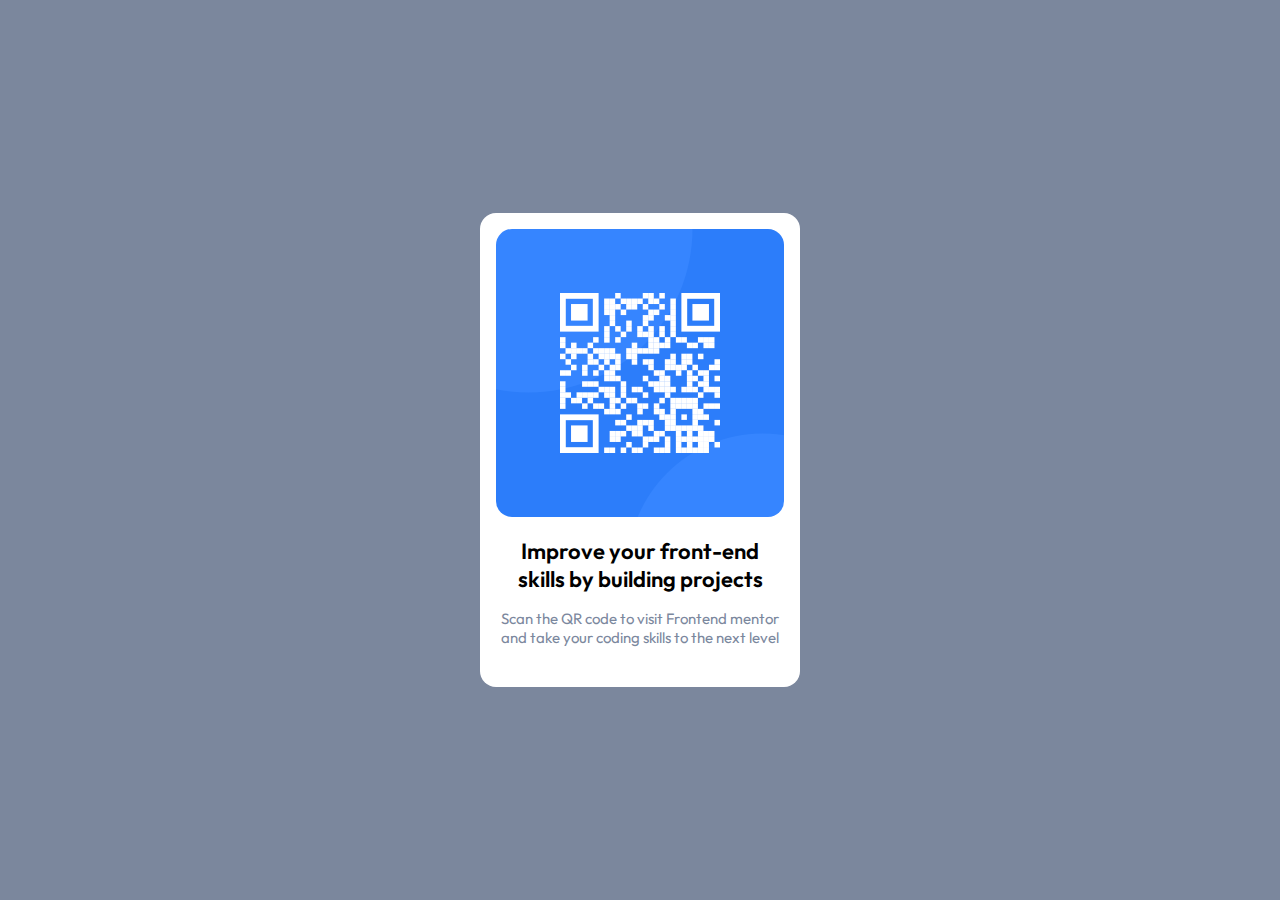
<file: index.html>
<!DOCTYPE HTML>
<html>
  <head>
    <meta charset="UTF-8">
    <meta name="viewport" content="width=device-width"/>
    <link rel="icon" type="image/png" sizes="32x32" href="./images/favicon-32x32.png">
    <title>Frontend Mentor | QR code component</title>
    <link rel="stylesheet" href="./styles.css">
    <link rel="preconnect" href="https://fonts.googleapis.com">
    <link rel="preconnect" href="https://fonts.gstatic.com" crossorigin>
    <link href="https://fonts.googleapis.com/css2?family=Outfit:wght@100..900&display=swap" rel="stylesheet"> 
  </head>

  <body>
    <main>
      <section class="card-container">
        <div class="qrcode">
          
        <img src="./images/image-qr-code.png" alt="QR code">
        </div>
      <div class="flex2">
        
        <h2>Improve your front-end skills by building projects</h2> <p class="subtext s16">Scan the QR code to visit Frontend mentor and take your coding skills to the next level</p>
      </div>
      </section>
    </main>
  </body>
</html>
</file>
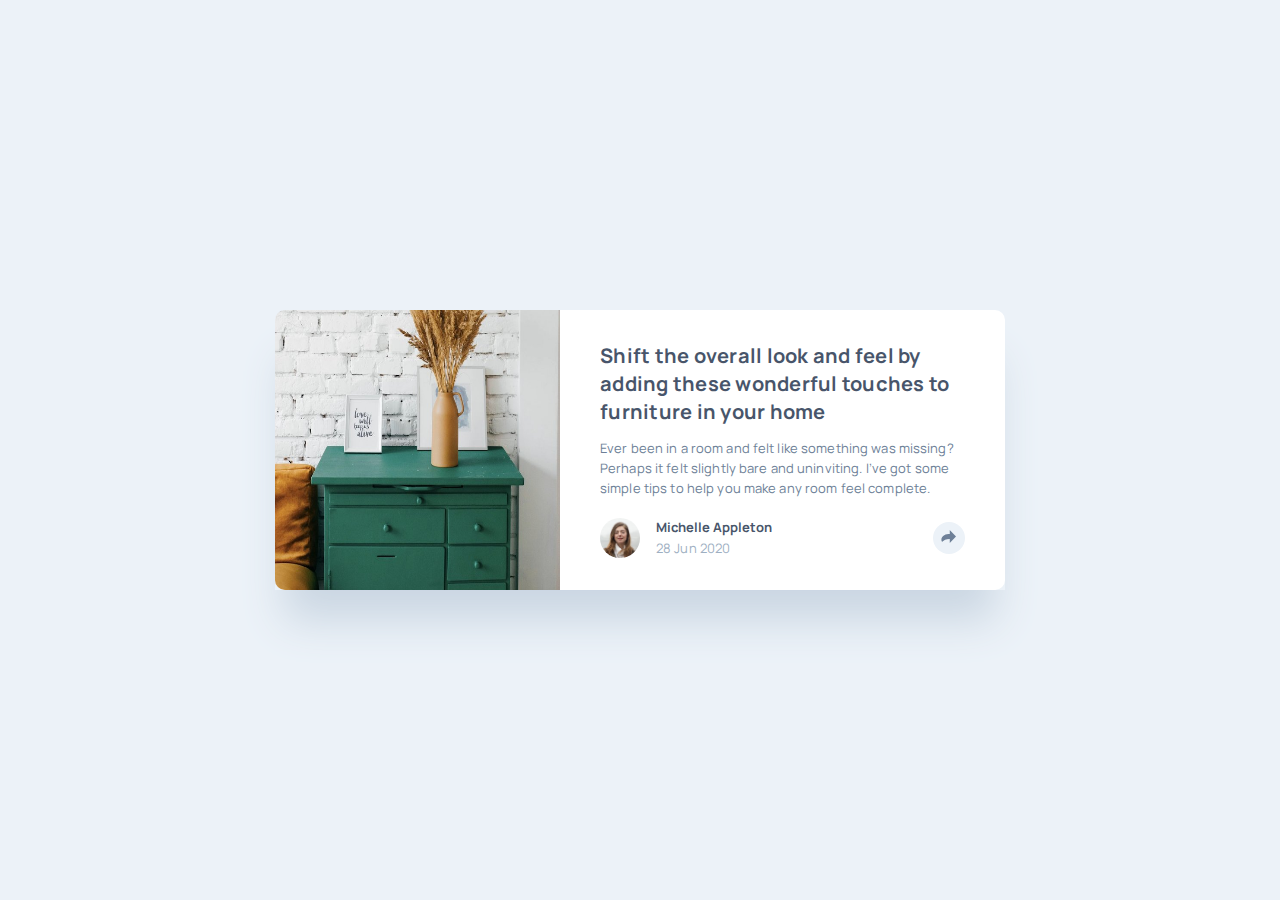
<file: articlepreview/index.html>
<!DOCTYPE html>
<html lang="en">
<head>
  <meta charset="UTF-8">
  <meta name="viewport" content="width=device-width, initial-scale=1.0"> <!-- displays site properly based on user's device -->
  <link rel="stylesheet" href="styles.css">
  <link rel="icon" type="image/png" sizes="32x32" href="./images/favicon-32x32.png">
  <link rel="preconnect" href="https://fonts.googleapis.com">
  <link rel="preconnect" href="https://fonts.gstatic.com" crossorigin>
  <link href="https://fonts.googleapis.com/css2?family=Manrope:wght@200..800&display=swap" rel="stylesheet"> 
  <title>Frontend Mentor | Article preview component</title>
</head>
<body>
  <main>
    <section class="article-preview" id="article-preview">
      <img alt="Dressing table" src="./images/drawers.jpg" class="article-preview__img"/>
      <section class="article-info" id="article-info">
        <h3 class="article-info__title">Shift the overall look and feel by adding these wonderful 
          touches to furniture in your home</h3>
        <p class="article-info__description">  Ever been in a room and felt like something was missing? Perhaps 
          it felt slightly bare and uninviting. I’ve got some simple tips 
          to help you make any room feel complete.</p>
        <div class="article-author" id="article-author">
          <img alt="Profile picture of Michelle Applpeton" src="./images/avatar-michelle.jpg" class="article-author__img" id="authorimg">
          <div class="author-details" id="author-details">
            <h4 class="author-details__name" id="author-name">Michelle Appleton</h4>
            <p class="author-details__date" id="date">28 Jun 2020</p>
          </div>
          <p class="share-article__text" id="share-article__text">SHARE</p>
          <div class="icon-container" id="icon-container">
              <img src="./images/icon-facebook.svg" alt="facebook icon" class="share-article__icon">
              <img src="./images/icon-twitter.svg" alt="Twitter icon" class="share-article__icon">
              <img src="./images/icon-pinterest.svg" alt="Pinterst icon" class="share-article__icon">
          </div>
          <svg class="article-author__sharingicon" id="shareicon" xmlns="http://www.w3.org/2000/svg" width="32" height="32"><path id='arrow' fill="#6E8098" d="M15 6.495L8.766.014V3.88H7.441C3.33 3.88 0 7.039 0 10.936v2.049l.589-.612C2.59 10.294 5.422 9.11 8.39 9.11h.375v3.867L15 6.495z"/></svg>
          
        </div>
      </section>
      <div class="share-container" id="share-container">
        <div class="share-article" id="share-article">
          <p class="share-container__text" id="share-container__text">SHARE</p>
          <div class="icon-container">
              <img src="./images/icon-facebook.svg" alt="facebook icon" class="share-article__icon">
              <img src="./images/icon-twitter.svg" alt="Twitter icon" class="share-article__icon">
              <img src="./images/icon-pinterest.svg" alt="Pinterst icon" class="share-article__icon">
          </div>
        </div>
        <div class="triangle"></div>
      </div>
     
    </section>
  </main>
  <script src="index2.js"></script>
</body>
</html>
</file>
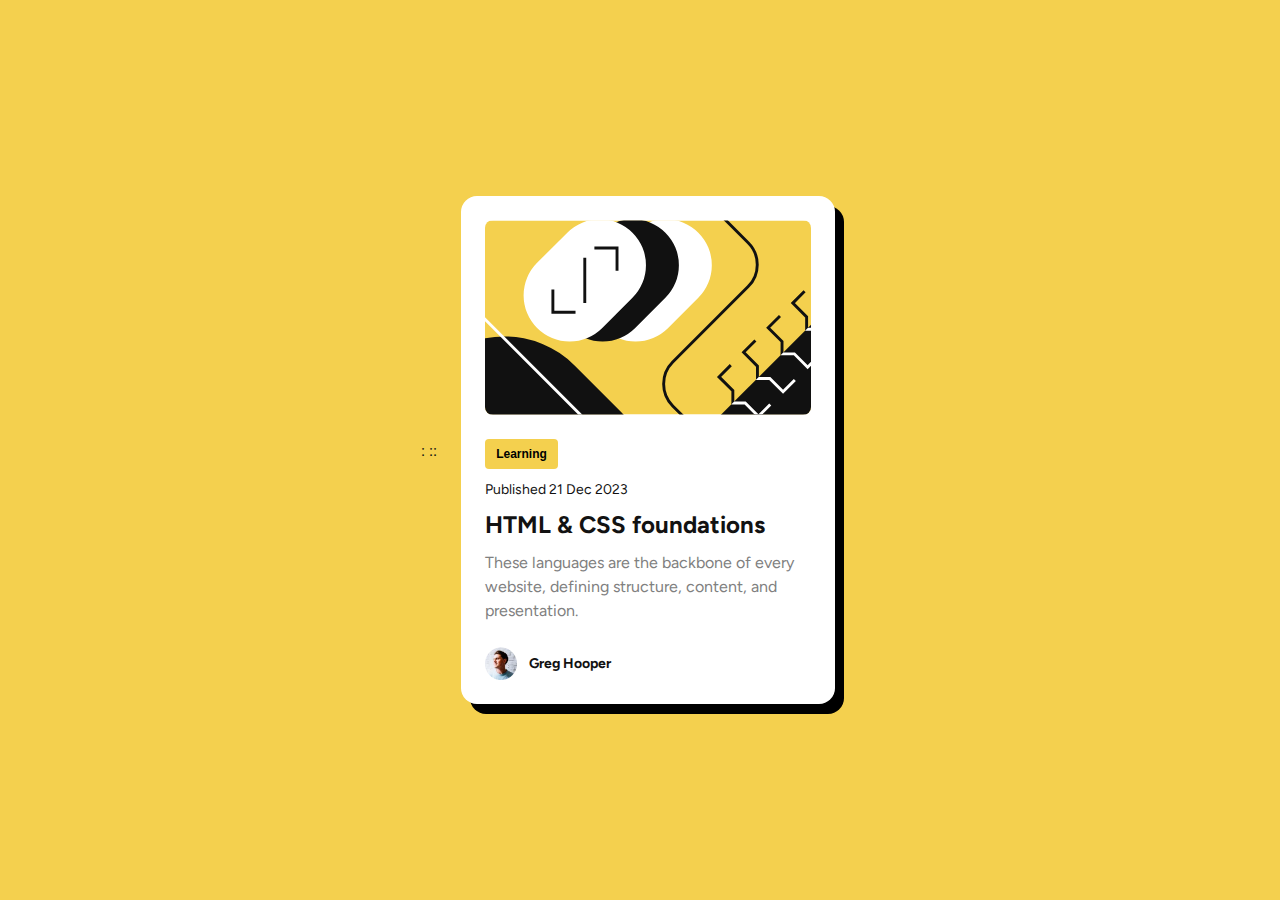
<file: card/index.html>
<!DOCTYPE html>
<html lang="en">
<head>
<meta charset="UTF-8">
<meta name="viewport" content="width=device-width, initial-scale=1.0"> <!-- displays site properly based on user's device -->

<link rel="icon" type="image/png" sizes="32x32" href="./assets/images/favicon-32x32.png">
<link rel="stylesheet" href="styles.css"/><link rel="preconnect" href="https://fonts.googleapis.com">
<link rel="preconnect" href="https://fonts.gstatic.com" crossorigin>

<link href="https://fonts.googleapis.com/css2?family=Figtree:ital,wght@0,300..900;1,300..900&display=swap" rel="stylesheet">:
::
<title>Frontend Mentor | Blog preview card</title>
<body>
  <div class="blog-card">
    <img class="card-img"src="./assets/images/illustration-article.svg" />
    <div class="card-text">
      <button class="learning-btn">Learning</button>
        <p class="publish-date">Published 21 Dec 2023</p>
        <h3 class="card-title">HTML & CSS foundations</h3>
        <p class="card-description">These languages are the backbone of every website, defining structure, content, and presentation.</p>
    </div>
        <div class="author-details">
            <img class="avatar" src="./assets/images/image-avatar.webp"/>
            <p class="author-name">Greg Hooper</p>
        </div>

  </div>
  </div>
</body>
</html>
</file>
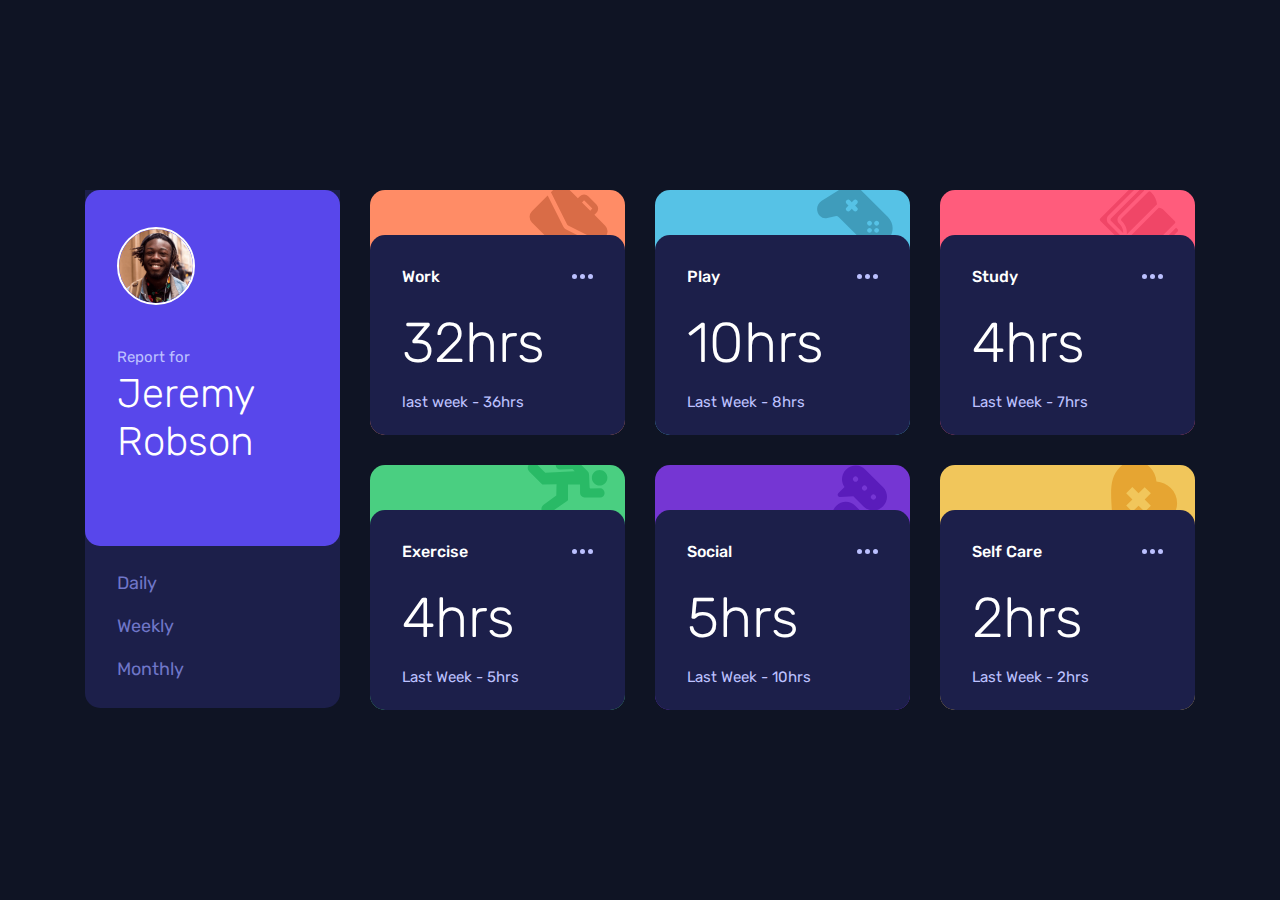
<file: dashboard/index.html>
<!DOCTYPE html>
<html lang="en">
<head>
  <meta charset="UTF-8">
  <meta name="viewport" content="width=device-width, initial-scale=1.0"> 
  <link rel="icon" type="image/png" sizes="32x32" href="./images/favicon-32x32.png">
  <link rel="preconnect" href="https://fonts.googleapis.com">
  <link rel="preconnect" href="https://fonts.gstatic.com" crossorigin>
  <link href="https://fonts.googleapis.com/css2?family=Rubik:ital,wght@0,300..900;1,300..900&display=swap" rel="stylesheet"> 
  <link rel="stylesheet" href="styles.css"/>
  <title>Frontend Mentor | Time tracking dashboard</title>
</head>
<body>
<main>
  <article class="dashboard">
    <section class="dashboard-menu">
      <div class="dashboard-menu__topcard">
        <img src="./images/image-jeremy.png" alt="Jeremy picture" class="dashboard-menu__image"/>
        <div class="dashboard-menu__details">
          <p class="dashboard-menu__description">Report for</p>
          <h2 class="dashboard-menu__name">Jeremy Robson</h2>
        </div>
      </div>
      <ul class="dashboard-menu__list" role="tablist">
        <li class="dashboard-menu__listitem" id="daily" role="tab">Daily</li>
        <li class="dashboard-menu__listitem" id="weekly" role="tab">Weekly</li>
        <li class="dashboard-menu__listitem" id="monthly" role="tab">Monthly</li>
      </ul>
     
    </section>
    <section class="dashboard-card__work dashboard-card-baseline">
      <img src="./images/icon-work.svg" alt="work icon" class="dashboard-card__color--icon">
      <div class="dashboard-card__color"></div>
      <div class="dashboard-card__details">
        <div class="dashboard-card__title">
          <h4 class="dashboard-card__heading">Work</h4>
          <img src="./images/icon-ellipsis.svg" alt="ellipse icon" class="dashboard__card--icon">
        </div>
        <div class="dashboard-card__time" id="work">
          <h2 class="dashboard-card__hours">32<span>hrs</span></h2>
          <p class="dashboard-card__lasttime"><span>last week - </span>36<span>hrs</span></p>
        </div>
      </div>
    </section>
    <section class="dashboard-card__play dashboard-card-baseline">
      <img src="./images/icon-play.svg" alt="play icon" class="dashboard-card__color--icon">
      <div class="dashboard-card__color"></div>
      <div class="dashboard-card__details">
        <div class="dashboard-card__title">
          <h4 class="dashboard-card__heading">Play</h4>
          <img src="./images/icon-ellipsis.svg" alt="ellipse icon" class="dashboard__card--icon">
        </div>
        <div class="dashboard-card__time">
          <h2 class="dashboard-card__hours">10hrs</h2>
          <p class="dashboard-card__lasttime">Last Week - 8hrs</p>
        </div>
      </div>
    </section> 
    <section class="dashboard-card__study dashboard-card-baseline">
      <img src="./images/icon-study.svg" alt="study icon" class="dashboard-card__color--icon">
      <div class="dashboard-card__color"></div>
      <div class="dashboard-card__details">
        <div class="dashboard-card__title">
          <h4 class="dashboard-card__heading">Study</h4>
          <img src="./images/icon-ellipsis.svg" alt="ellipse icon" class="dashboard__card--icon">
        </div>
        <div class="dashboard-card__time">
          <h2 class="dashboard-card__hours">4hrs</h2>
          <p class="dashboard-card__lasttime">Last Week - 7hrs</p>
        </div>
      </div>
    </section>
    <section class="dashboard-card__exercise dashboard-card-baseline">
      <img src="./images/icon-exercise.svg" alt="exercise icon" class="dashboard-card__color--icon">
      <div class="dashboard-card__color"></div>
      <div class="dashboard-card__details">
        <div class="dashboard-card__title">
          <h4 class="dashboard-card__heading">Exercise</h4>
          <img src="./images/icon-ellipsis.svg" alt="ellipse icon" class="dashboard__card--icon">
        </div>
        <div class="dashboard-card__time">
          <h2 class="dashboard-card__hours">4hrs</h2>
          <p class="dashboard-card__lasttime">Last Week - 5hrs</p>
        </div>
      </div>
    </section>
    <section class="dashboard-card__social dashboard-card-baseline">
      <img src="./images/icon-social.svg" alt="social icon" class="dashboard-card__color--icon">
      <div class="dashboard-card__color"></div>
      <div class="dashboard-card__details">
        <div class="dashboard-card__title">
          <h4 class="dashboard-card__heading">Social</h4>
          <img src="./images/icon-ellipsis.svg" alt="ellipse icon" class="dashboard__card--icon">
        </div>
        <div class="dashboard-card__time">
          <h2 class="dashboard-card__hours">5hrs</h2>
          <p class="dashboard-card__lasttime">Last Week - 10hrs</p>
        </div>
      </div>
    </section>
    <section class="dashboard-card__selfcare dashboard-card-baseline">
      <img src="./images/icon-self-care.svg" alt="selfcare icon"class="dashboard-card__color--icon">
    <div class="dashboard-card__color"></div>
      <div class="dashboard-card__details">
        <div class="dashboard-card__title">
          <h4 class="dashboard-card__heading">Self Care</h4>
          <img src="./images/icon-ellipsis.svg" alt="ellipse icon" class="dashboard__card--icon">
        </div>
        <div class="dashboard-card__time">
          <h2 class="dashboard-card__hours">2hrs</h2>
          <p class="dashboard-card__lasttime">Last Week - 2hrs</p>
        </div>
      </div>
    </section>
  </article>
</main>
<script src="index.js"></script>
</body>
</html>
</file>
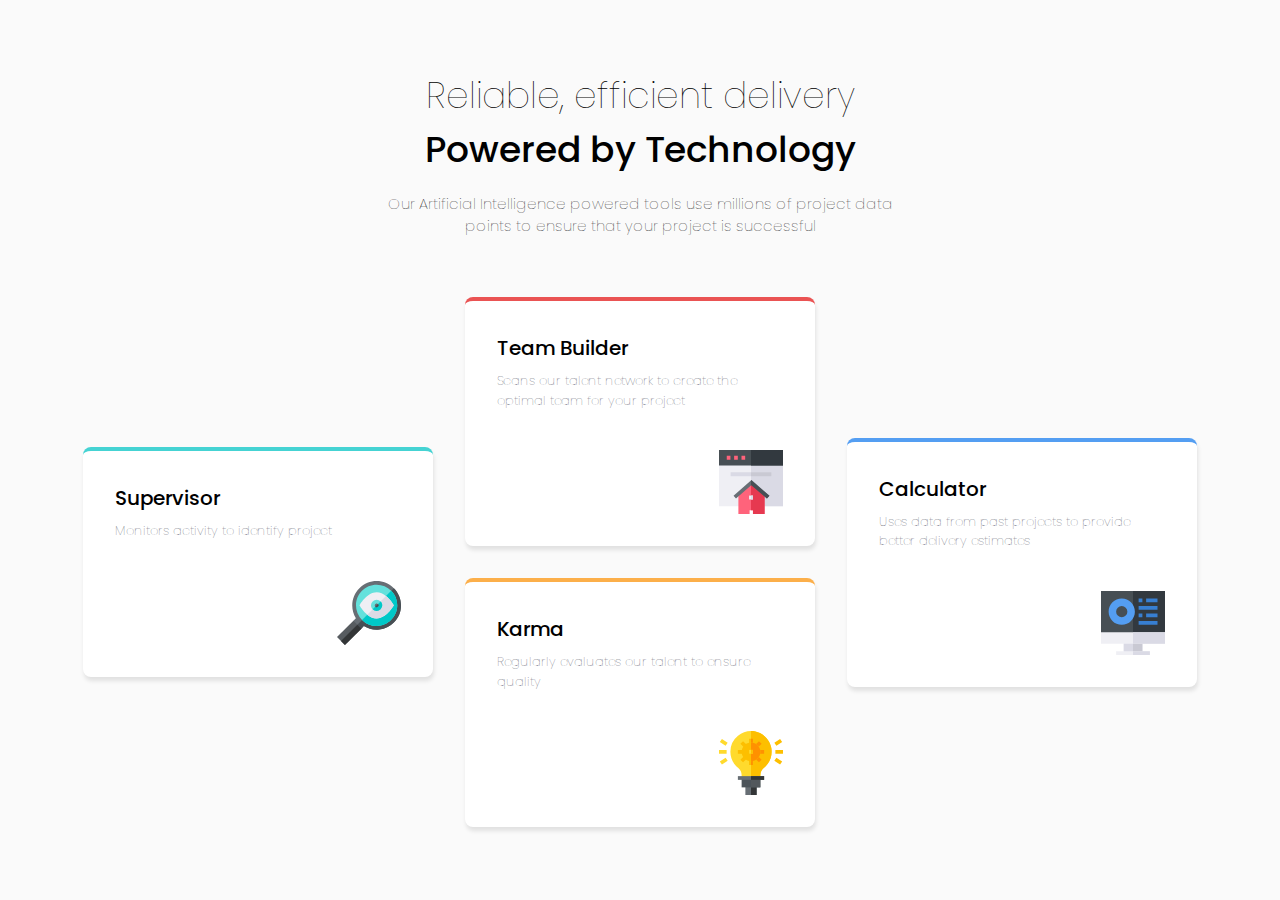
<file: fourcard/index.html>
<!DOCTYPE html>
<html lang="en">
<head>
  <meta charset="UTF-8">
  <meta name="viewport" content="width=device-width, initial-scale=1.0"> <!-- displays site properly based on user's device -->
  <link rel="icon" type="image/png" sizes="32x32" href="./images/favicon-32x32.png">
  <title>Frontend Mentor | Four card feature section</title>
  <link rel="preconnect" href="https://fonts.googleapis.com">
  <link rel="preconnect" href="https://fonts.gstatic.com" crossorigin>
  <link href="https://fonts.googleapis.com/css2?family=Poppins:ital,wght@0,100;0,200;0,300;0,400;0,500;0,600;0,700;0,800;0,900;1,100;1,200;1,300;1,400;1,500;1,600;1,700;1,800;1,900&display=swap" rel="stylesheet">
  <link rel="stylesheet" href="styles.css"/>
</head>
<body>
 <main>
  <article class="container">
    <header class="header">
      <h1 class="header__title">Reliable, efficient delivery <span class="header__title--bold">Powered by Technology</span></h1>
    <p class="header__subtitle">Our Artificial Intelligence powered tools use millions of project data points 
      to ensure that your project is successful</p>
    </header>
   <section class="features">
    <section class="feature-card">
      <h2 class="feature-card__title">Supervisor</h2>
      <p class="feature-card__description">Monitors activity to identify project</p>
      <img class="feature-card__image"src="./images/icon-supervisor.svg" alt="Spyglass" />
    </section>
    <section class="feature-card">
      <h2 class="feature-card__title">Team Builder</h2>
      <p class="feature-card__description">Scans our talent network to create the optimal team for your project</p>
      <img class="feature-card__image"src="./images/icon-team-builder.svg" alt="home icon" />
    </section>
    <section class="feature-card">
      <h2 class="feature-card__title">Karma</h2>
      <p class="feature-card__description">Regularly evaluates our talent to ensure quality</p>
      <img class="feature-card__image"src="./images/icon-karma.svg" alt="Lightbulb icon" />
    </section>
    <section class="feature-card">
      <h2 class="feature-card__title">Calculator</h2>
      <p class="feature-card__description">Uses data from past projects to provide better delivery estimates</p>
      <img class="feature-card__image"src="./images/icon-calculator.svg" alt="Computer icon" />
    </section>
  </section> 
  </article>
 </main> 
</body>
</html>
</file>
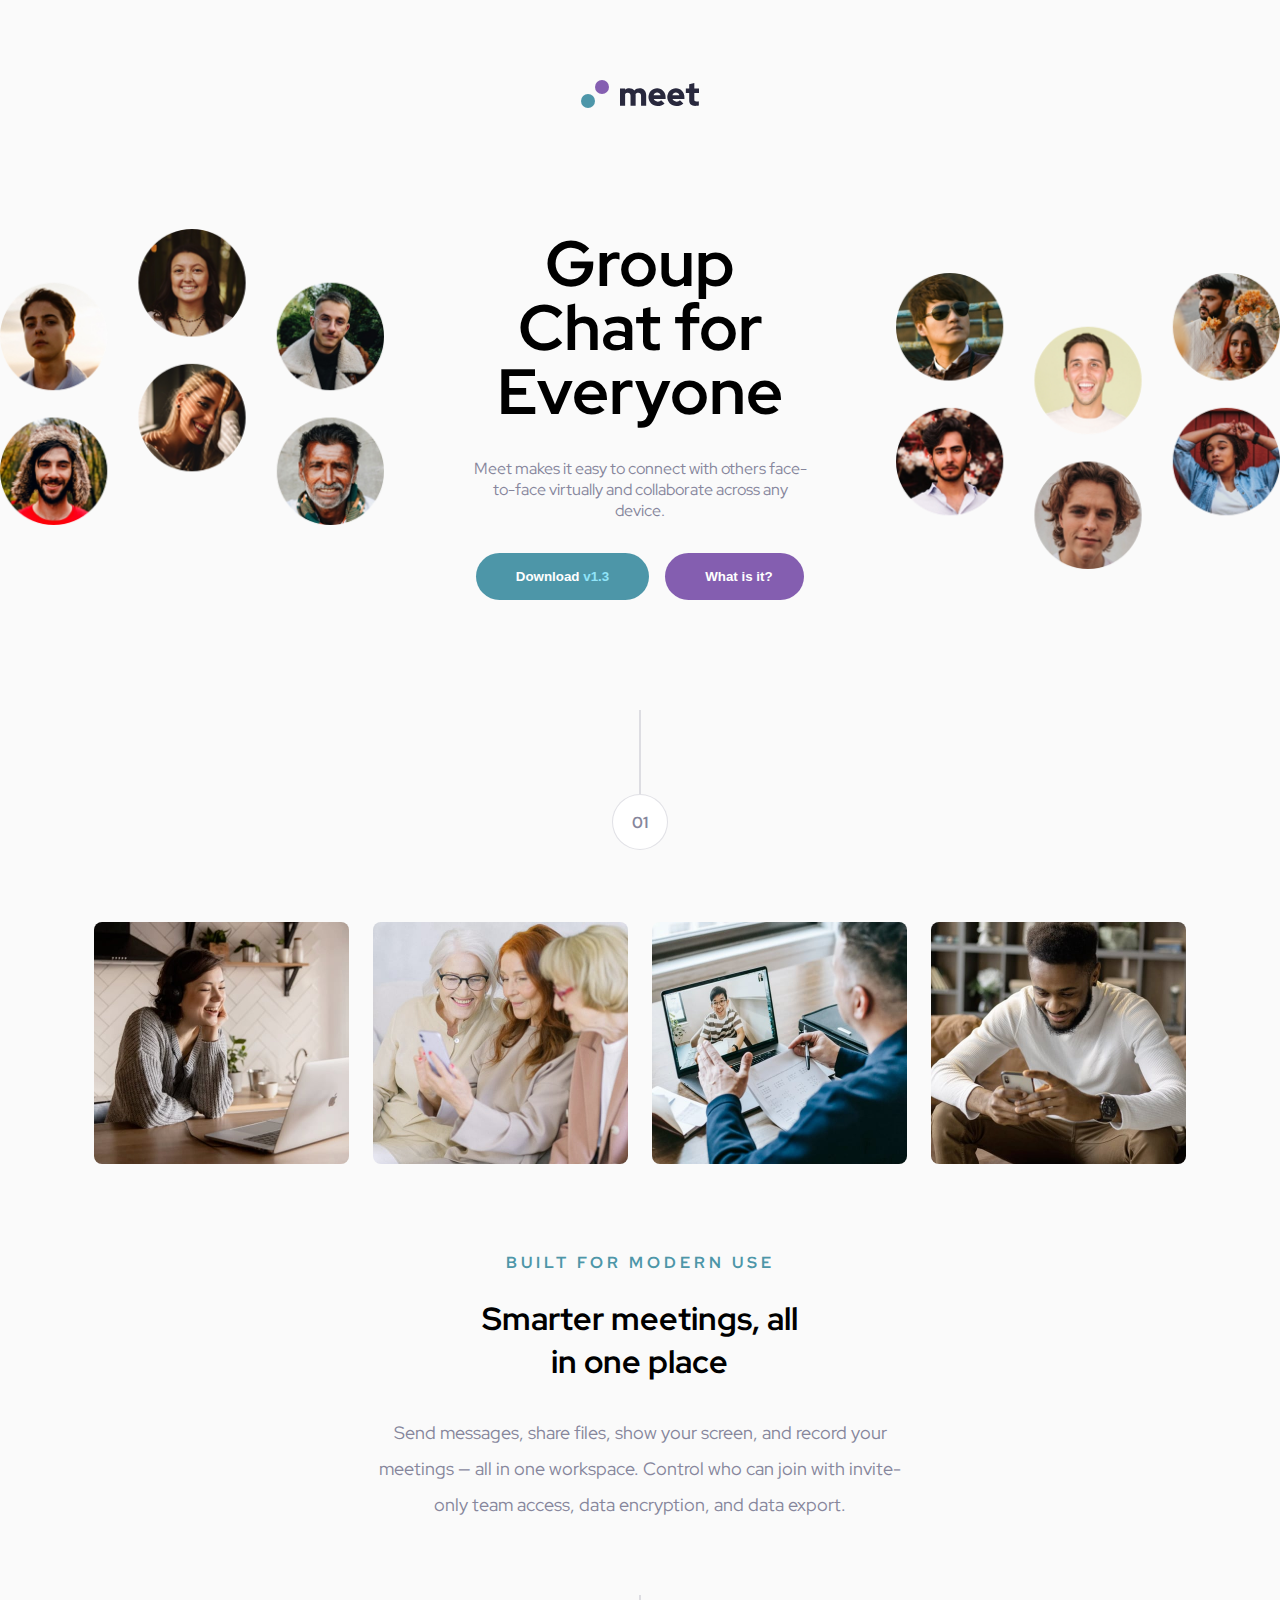
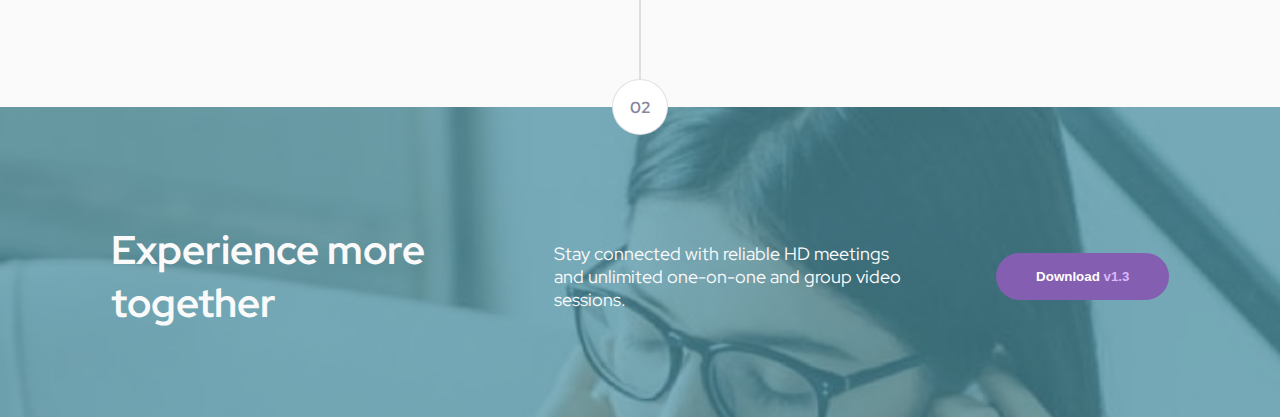
<file: landingpage/index.html>
<!DOCTYPE html>
<html lang="en">
<head>
  <meta charset="UTF-8">
  <meta name="viewport" content="width=device-width, initial-scale=1.0">
  <link rel="icon" type="image/png" sizes="32x32" href="./assets/favicon-32x32.png">
  <link rel="preconnect" href="https://fonts.googleapis.com">
  <link rel="preconnect" href="https://fonts.gstatic.com" crossorigin>
  <link href="https://fonts.googleapis.com/css2?family=Red+Hat+Display:ital,wght@0,300..900;1,300..900&display=swap" rel="stylesheet"> 
  <link rel="stylesheet" href="styles.css">
  <title>Frontend Mentor | Meet landing page</title>
</head>
<body>
 
  <main>
    <article class="landing-page">
      <header class="header">
        <img src="./assets/logo.svg" alt="logo" class="header__image">
      </header>
    <section class="hero">

        <img src="./assets/desktop/image-hero-left.png" alt="Group of people's image1" class="hero__image">
   <img src="./assets/desktop/image-hero-right.png" alt="Group of peoples image2" class="hero__image2">
     
        <section class="hero__details">
          <h2 class="hero__title">Group Chat for Everyone</h2>
          <p class="hero__description">Meet makes it easy to connect with others face-to-face virtually and collaborate across any device.</p>
          <div class="hero__buttons">
            <button class="hero__buttons--download">Download <span class="hero__button--version">v1.3</span></button>
            <button class="hero__buttons--what">What is it?</button>
          </div>
        </section>
    
      
    </section>
    <div class="number-feat">
      <div class="vertical-line"></div>
      <p class="number-feat__text">01</p>
    </div>
    <section class="images">
      <img src="./assets/desktop/image-woman-in-videocall.jpg" alt="Woman in videocall" class="images__image">
      <img src="./assets/desktop/image-women-videochatting.jpg" alt="Women on video chatting" class="images__image">
      <img src="./assets/desktop/image-men-in-meeting.jpg" alt="Man in meeting" class="images__image"> 
      <img src="./assets/desktop/image-man-texting.jpg" alt="Man texting" class="images__image"> 
    </section>
    <section class="features">
      <p class="features__title">Built for modern use</p>
      <h2 class="features__heading">Smarter meetings, all in one place </h2>
      <p class="features__description">Send messages, share files, show your screen, and record your meetings — all in one 
        workspace. Control who can join with invite-only team access, data encryption, and data export.</p>
    </section>
    
    <footer class="footer">
      <div class="number-feat-2">
        <div class="vertical-line"></div>
        <p class="number-feat__text">02</p>
      </div>
      <section class="footer-content">
    
        <h2 class="footer__title">Experience more together</h2>
        <p class="footer__description"> Stay connected with reliable HD meetings and unlimited one-on-one and group video sessions.</p>
        <button class="footer__button">Download <span class="footer__button-version">v1.3</span></button>
      </section>
     
      
    </footer>
  </article>
  </main>
</body>
</html>
</file>
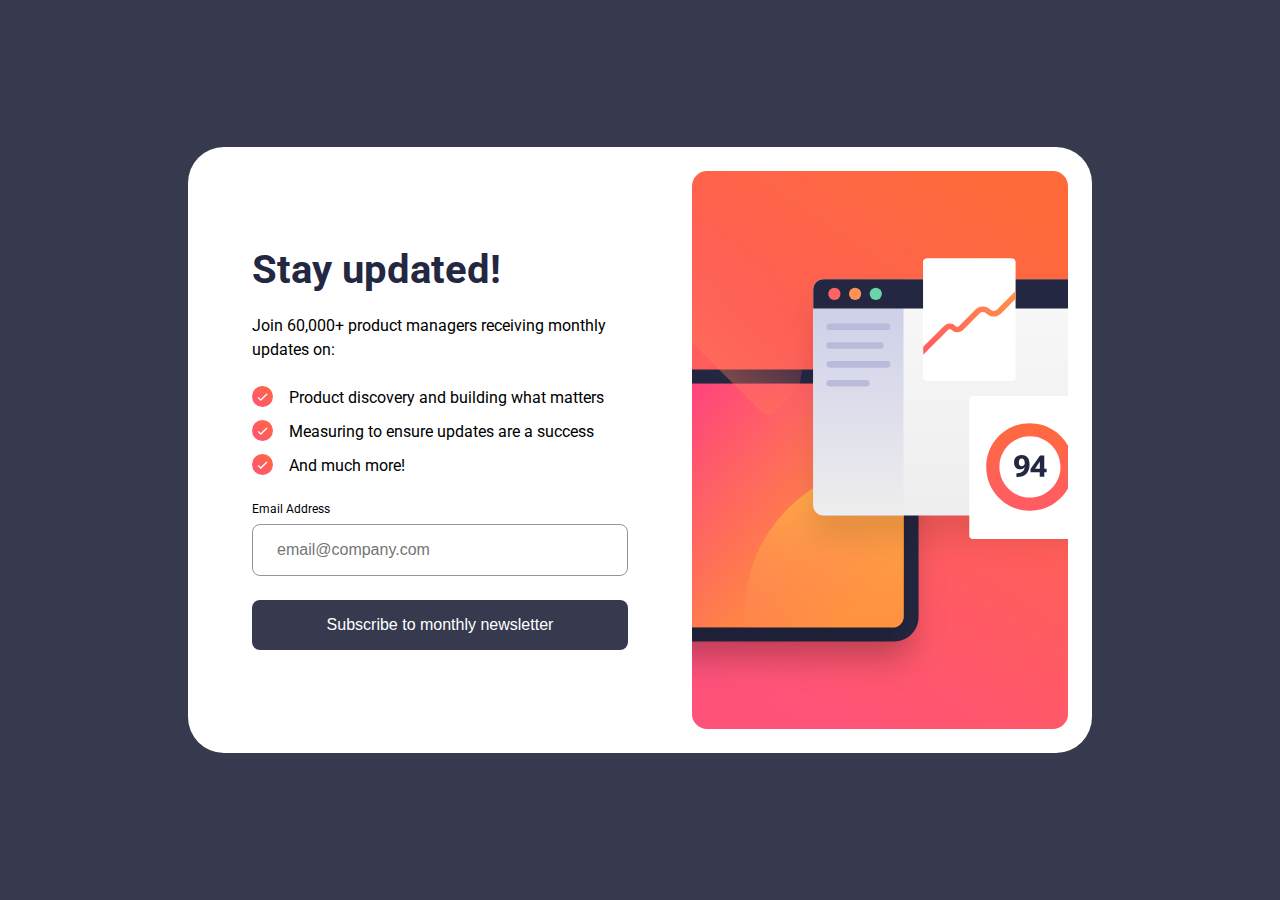
<file: newsletter/index.html>
<!DOCTYPE html>
<html lang="en">
<head>
  <meta charset="UTF-8">
  <meta name="viewport" content="width=device-width, initial-scale=1.0"> <!-- displays site properly based on user's device -->
  <link rel="icon" type="image/png" sizes="32x32" href="./assets/images/favicon-32x32.png">
  <link rel="preconnect" href="https://fonts.googleapis.com">
  <link rel="preconnect" href="https://fonts.gstatic.com" crossorigin>
  <link href="https://fonts.googleapis.com/css2?family=Roboto:ital,wght@0,100;0,300;0,400;0,500;0,700;0,900;1,100;1,300;1,400;1,500;1,700;1,900&display=swap" rel="stylesheet"> 
  <link rel="stylesheet" type="text/css" href="styles.css"/>
  <title>Frontend Mentor | Newsletter sign-up form with success message</title>

</head>
<body>
  <main>
    <article class="newsletter-container" id="newsletter-container">
      <picture class="newsletter-container__image">
        <source srcset="./assets/images/illustration-sign-up-desktop.svg" media="(min-width: 912px)"/>
        <img src="./assets/images/illustration-sign-up-mobile.svg" alt="Newsletter" class="newsletter-container__img"/>
      </picture>
      <section class="newsletter">
        <h1 class="newsletter-form__title">Stay updated!</h1>
        <p class="newsletter-form__subtitle">Join 60,000+ product managers receiving monthly updates on:</p>
        <div class="newsletter-form__list">
          <div class="newsletter-form__listitem">
            <img src="./assets/images/icon-success.svg" alt="success icon" class="newsletter-form__success">
            <p>Product discovery and building what matters</p>
          </div>
          <div class="newsletter-form__listitem">
            <img src="./assets/images/icon-success.svg" alt="success icon" class="newsletter-form__success">
            <p>Measuring to ensure updates are a success</p>
          </div>
          <div class="newsletter-form__listitem">
            <img src="./assets/images/icon-success.svg" alt="success icon" class="newsletter-form__success">
            <p>And much more!</p>
          </div>
        </div>
        <form class="newsletter-form" id="form" novalidate>
          <div class="newsletter-form__labels">
            <label class="newsletter-form__email">Email Address</label>
            <p class="newsletter-form__emailerror" id="newsletter-form__emailerror"></p>
          </div>
          
          <input id="email" name="email"  class="newsletter-form__input"type="email" placeholder="email@company.com" required/>
          <button class="newsletter-form__btn">Subscribe to monthly newsletter</button>
        </form>
      
      </section>
    
    </article>
    <section class="success-box" id="success">
      <div class="success-box__details">
      <img src="./assets/images/icon-success.svg" alt="success icon" class="success-box__img"> 
      <h1 class="success-box__heading">Thanks for subscribing!</h1>
      <p class="success-box__description">A confirmation email has been sent to <span class="success-box__boldtext">ash@loremcompany.com</span>. Please open it and click the button inside to confirm your subscription.</p>
    </div>
      <button type="submit" class="success-box__btn" id="dismiss">Dismiss message</button>
    </section>
  </main>
  <script src="index.js"></script>
</body>
</html>
</file>
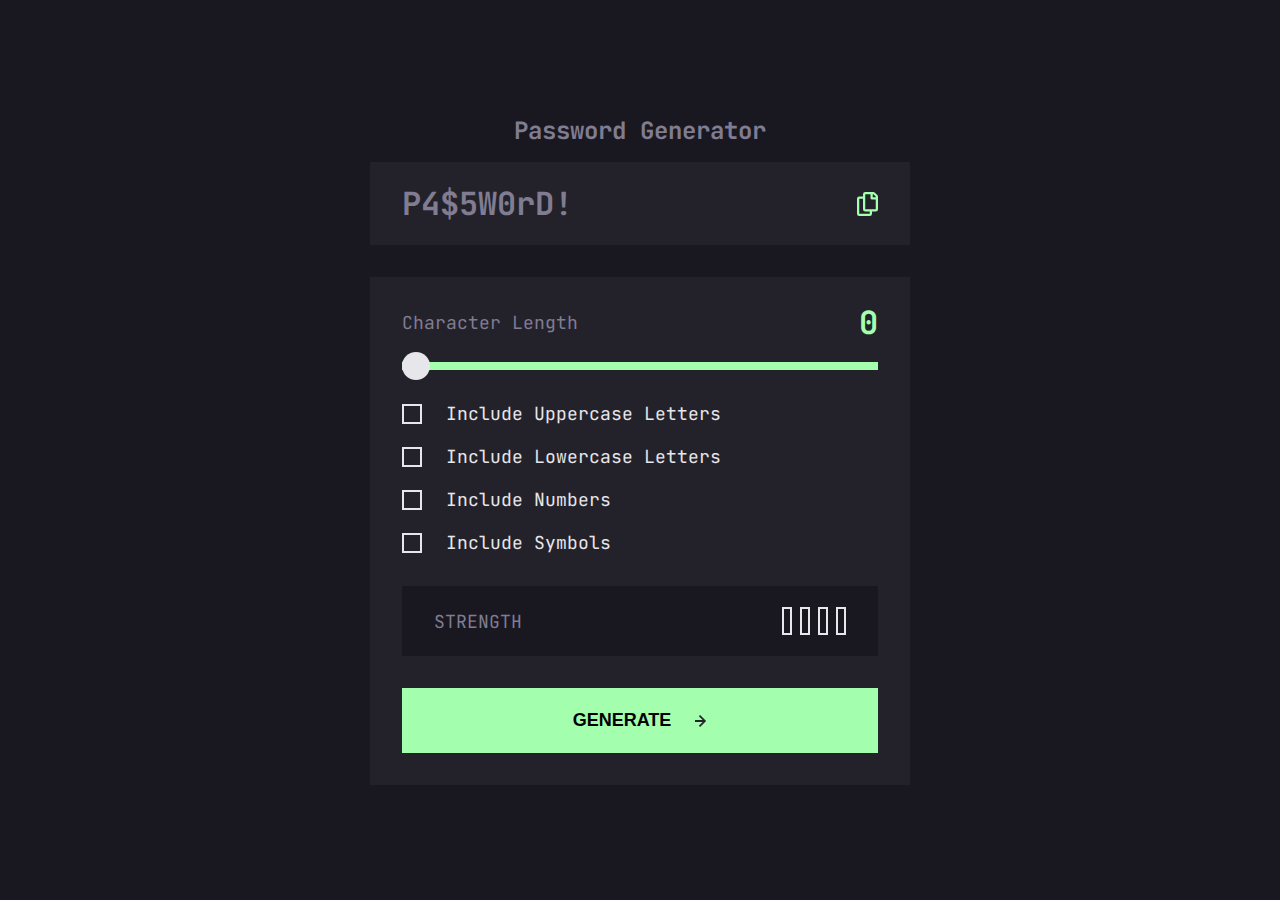
<file: password/index.html>
<!DOCTYPE html>
<html lang="en">
<head>
  <meta charset="UTF-8">
  <meta name="viewport" content="width=device-width, initial-scale=1.0">
  <link rel="icon" type="image/png" sizes="32x32" href="./assets/images/favicon-32x32.png">
  <link rel="stylesheet" href="./styles.css"/><link rel="preconnect" href="https://fonts.googleapis.com">
  <link rel="preconnect" href="https://fonts.gstatic.com" crossorigin>
  <link href="https://fonts.googleapis.com/css2?family=JetBrains+Mono:ital,wght@0,100..800;1,100..800&display=swap" rel="stylesheet">

  <title>Frontend Mentor | Password generator app</title>
</head>
<body>
  <main>
      <h3 class="title">Password Generator</h3>
      <article class="password-gen">
        <div class="password-gen__pw">
          <h2 class="password-gen__pw--password" id="password" aria-live="polite">P4$5W0rD!</h2>
          <div class="password-gen__pw--copy">
            <p class="password-gen__pw--copytext" id="copied">COPIED</p>
            <img alt="Copy generated password to clipboard icon" src="./assets/images/icon-copy.svg" id="copy" class="password-gen__pw--image">
        </div>
        </div>
        <form class="password-gen-settings" role="form">
          <div class="password-gen-settings-char">
            <div class="password-gen-settings__charlength">
              <p class="password-gen-settings__charlength--title">Character Length</p>
              <h3 class="password-gen-settings__charlength--length" id="charlength" ></h3>
            </div>
            <input class="password-gen-settings__slider" type="range" min="" max="30" value="0" id="slider">
          </div>
        
          <div class="password-gen-settings__radio">
            <ul class="password-gen-settings__list">
              <li class="password-gen-settings__listitem">
                <label for="uppercase" class="password-gen-settings__description">
                  <input type="checkbox" id="uppercase" class="password-gen-settings__check">
                    Include Uppercase Letters
                </label>
              </li>
              <li class="password-gen-settings__listitem">
                <label for="lowercase" class="password-gen-settings__description">
                  <input type="checkbox" id="lowercase" class="password-gen-settings__check">
                    Include Lowercase Letters
                </label>
              </li>
              <li class="password-gen-settings__listitem">
                <label for="numbers" class="password-gen-settings__description">
                  <input type="checkbox" id="numbers"class="password-gen-settings__check">
                    Include Numbers
                </label>
              </li>
              <li class="password-gen-settings__listitem">
                <label for="symbols" class="password-gen-settings__description">
                  <input type="checkbox" id="symbols" class="password-gen-settings__check">
                    Include Symbols
                </label>
              </li>
            </ul>
         
          </div>
          <div class="password-gen-settings__strength">
            <p class="password-gen-settings__strength--title" id="strength">STRENGTH</p>
            <div class="password-gen-settings__strength--indic">
              <p class="password-gen-settings__strength--category" id="category" ></p>
              <div class="password-gen-settings__strength--bars" id="bars">
                <div class="password-gen-settings__strength--bar" id="bar1"></div>
                <div class="password-gen-settings__strength--bar" id="bar2"></div>
                <div class="password-gen-settings__strength--bar" id="bar3"></div>
                <div class="password-gen-settings__strength--bar" id="bar4"></div>
              </div>
            </div>
          </div>   
          <button type="submit" class="password-gen__button" id="submit">GENERATE <svg aria-hidden="true" class="password-gen__button--arrow "width="12" height="12" xmlns="http://www.w3.org/2000/svg"><path fill="#24232C" d="m5.106 12 6-6-6-6-1.265 1.265 3.841 3.84H.001v1.79h7.681l-3.841 3.84z"/></svg></button>
        </form>
      </article>
  </main>
  <script src="./index.js"></script>
</body>
</html>
</file>
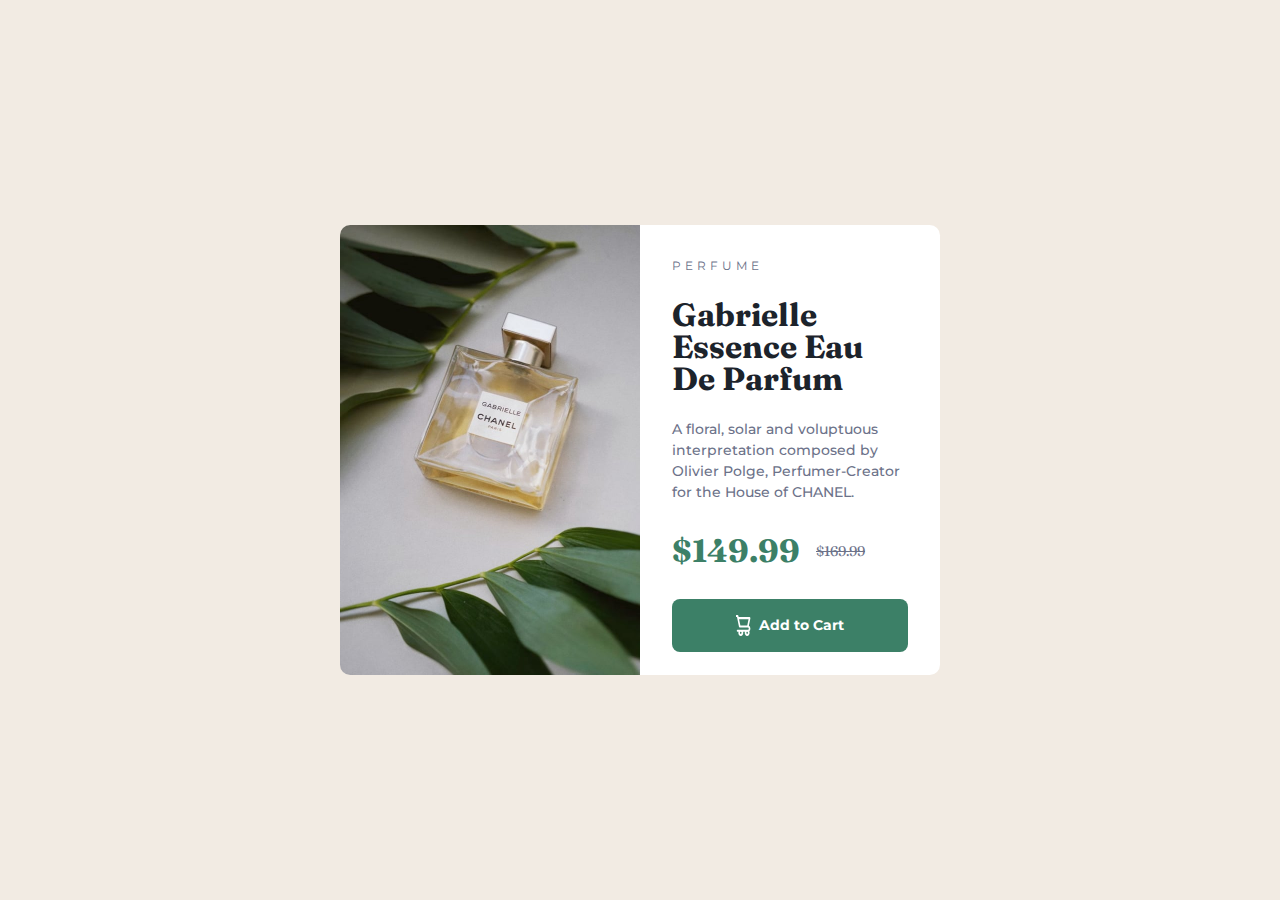
<file: product-preview/index.html>
<!DOCTYPE html>
<html lang="en">
<head>
  <meta charset="UTF-8">
  <meta name="viewport" content="width=device-width, initial-scale=1.0"> <!-- displays site properly based on user's device -->
  <link rel="icon" type="image/png" sizes="32x32" href="./images/favicon-32x32.png">
  <title>Frontend Mentor | Product preview card component</title>
  <link rel="preconnect" href="https://fonts.googleapis.com">
  <link rel="preconnect" href="https://fonts.gstatic.com" crossorigin>
  <link href="https://fonts.googleapis.com/css2?family=Fraunces:ital,opsz,wght@0,9..144,100..900;1,9..144,100..900&display=swap" rel="stylesheet">
  <link href="https://fonts.googleapis.com/css2?family=Montserrat:ital,wght@0,100..900;1,100..900&display=swap" rel="stylesheet">
  <link rel="stylesheet" href="styles.css"/>
</head>
<body>
<main>
  <article class="product-card container" aria-labelledby="product-card__title">
    <picture>
      <source srcset="./images/image-product-desktop.jpg" media="(min-width: 37.5rem)"/>
      <img src="./images/image-product-mobile.jpg" alt="perfume bottle" class="product-card__image">
    </picture>

    <div class="product-card__details">
      <p class="product-card__category">Perfume</p>
      <h2 class="product-card__title" id="product-card__title">Gabrielle Essence Eau De Parfum</h2>
      <p class="product-card__description">A floral, solar and voluptuous interpretation composed by Olivier Polge, Perfumer-Creator for the House of CHANEL.</p>
  
      <p class="product-card__price">
        <span class="product-card__price--current">$149.99</span>
        <span class="product-card__price--original">$169.99</span>
      </p>
      <button class="product-card__button" aria-label="Add to Cart">
        <img src="./images/icon-cart.svg" alt="Cart icon" aria-hidden="true" class="product-card__button-icon"/>
        Add to Cart</button>
    </div>
  </article>
</main>
</body>
</html>
</file>
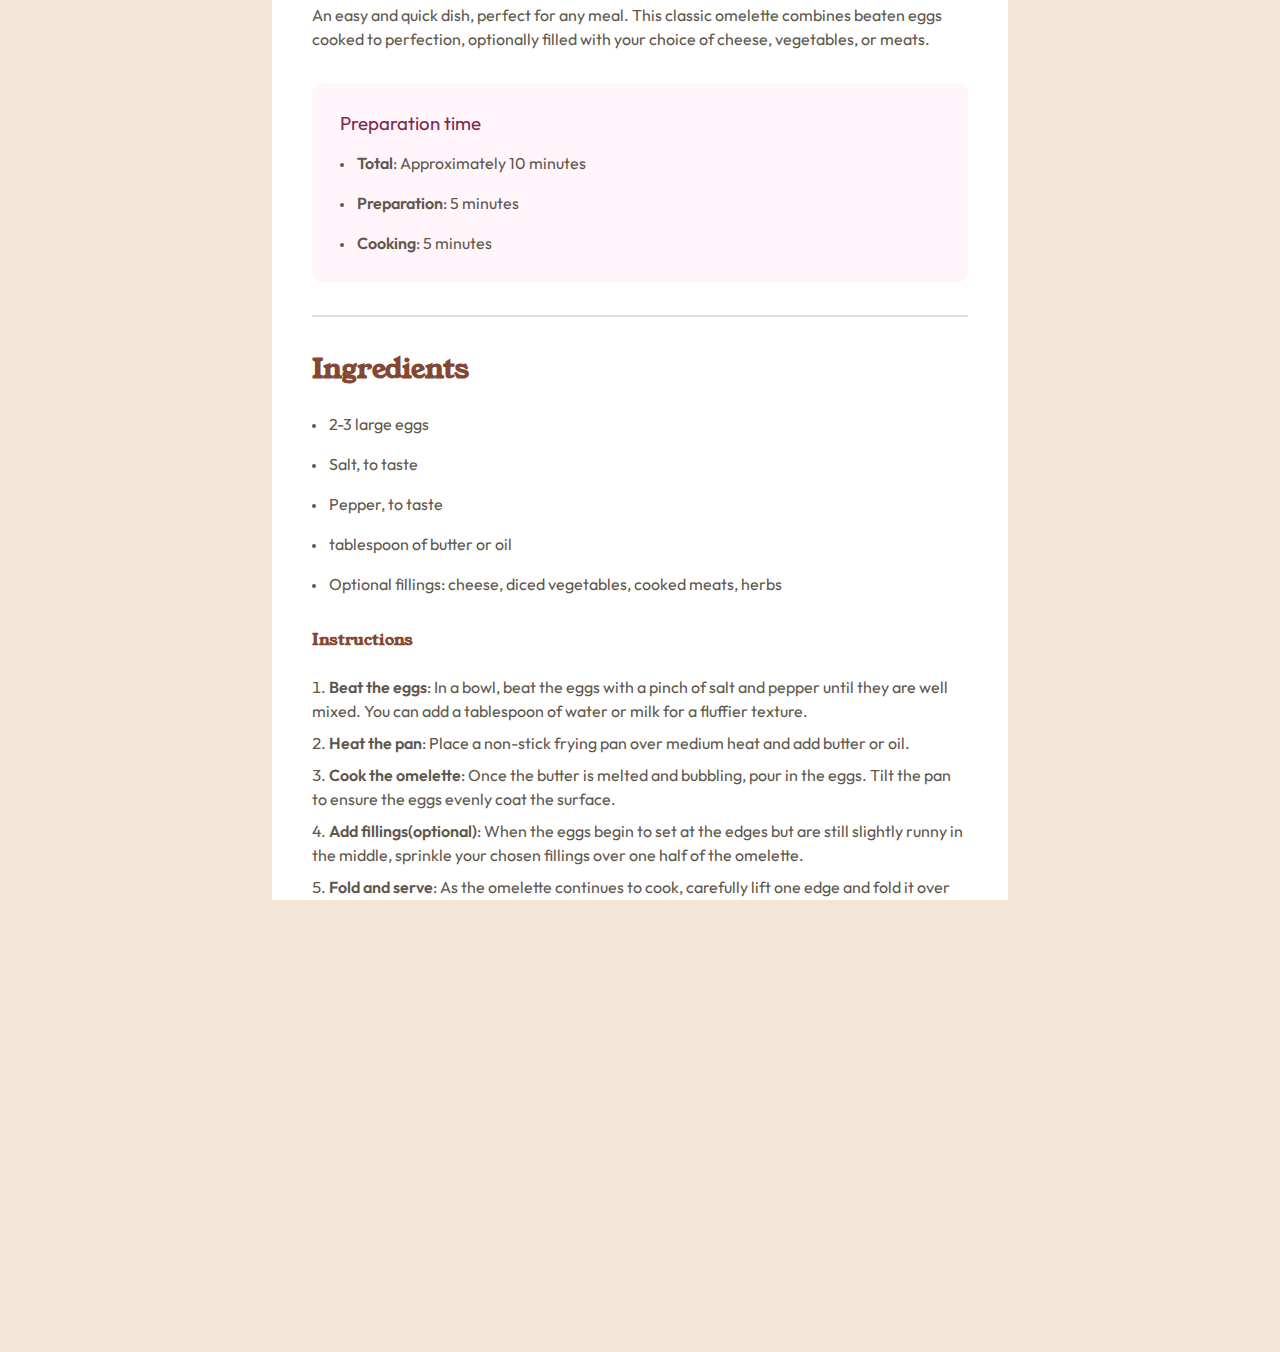
<file: recipe/index.html>
<!DOCTYPE html>
<html lang="en">
<head>
  <meta charset="UTF-8">
  <meta name="viewport" content="width=device-width, initial-scale=1.0"> <!-- displays site properly based on user's device -->

  <link rel="icon" type="image/png" sizes="32x32" href="./assets/images/favicon-32x32.png">
  <link rel="preconnect" href="https://fonts.googleapis.com">
<link rel="preconnect" href="https://fonts.gstatic.com" crossorigin>
<link href="https://fonts.googleapis.com/css2?family=Young+Serif&display=swap" rel="stylesheet">
<link rel="preconnect" href="https://fonts.googleapis.com">
<link rel="preconnect" href="https://fonts.gstatic.com" crossorigin>
<link href="https://fonts.googleapis.com/css2?family=Outfit:wght@100..900&family=Young+Serif&display=swap" rel="stylesheet">
<link rel="stylesheet" href="styles.css"/>
  <title>Frontend Mentor | Recipe page</title>

</head>
<body>

  <section class="recipe-card">
    <img src="./assets/images/image-omelette.jpeg" alt="omelette"/>
    <article>
      <div class="text">

     
      <h1>Simple Omelette Recipe</h1>
      <p>An easy and quick dish, perfect for any meal. This classic omelette combines beaten eggs cooked to perfection, optionally filled with your choice of cheese, vegetables, or meats.</p>
    </div>
      <div class="prep-time">
        <h3>Preparation time</h3>
        <ul>
        <li><span class="emphasis">Total</span>: Approximately 10 minutes</li>
        <li><span class="emphasis">Preparation</span>: 5 minutes </li>
        <li><span class="emphasis">Cooking</span>: 5 minutes</li>
      </ul>
      </div>
      <div class="line"></div>
      <div class="text">
        <h2>Ingredients</h2>
        <ul>
        <li>2-3 large eggs</li>
        <li>  Salt, to taste</li>
        <li> Pepper, to taste</li>
        <li>tablespoon of butter or oil</li>
        <li>Optional fillings: cheese, diced vegetables, cooked meats, herbs</li>
      </ul>
    </div>
    <div class="text">
      <h2 class="instruct">Instructions</h2>
      <ol>
      <li><span class="emphasis">Beat the eggs</span>: In a bowl, beat the eggs with a pinch of salt and pepper until they are well mixed. 
        You can add a tablespoon of water or milk for a fluffier texture.
      </li>
      <li>  <span class="emphasis">Heat the pan</span>: Place a non-stick frying pan over medium heat and add butter or oil.</li>
      <li> <span class="emphasis">Cook the omelette</span>: Once the butter is melted and bubbling, pour in the eggs. Tilt the pan to ensure 
        the eggs evenly coat the surface.</li>
      <li> <span class="emphasis">Add fillings(optional)</span>: When the eggs begin to set at the edges but are still slightly runny in the 
        middle, sprinkle your chosen fillings over one half of the omelette.</li>
      <li>  <span class="emphasis">Fold and serve</span>: As the omelette continues to cook, carefully lift one edge and fold it over the 
        fillings. Let it cook for another minute, then slide it onto a plate.</li>
        <li>
          <span class="emphasis">Enjoy</span>: Serve hot, with additional salt and pepper if needed.
        </li>
      </ol>
    </div>
    <div class="line"></div>
    <div class="text">
      <h2>Nutrition</h2>
      <p class="nutrition">The table below shows nutritional values per serving without the additional fillings.</p>
     <table>
      <tr>
        <td>Calories</td>
        <td>227kcal</td>
      </tr>
     <tr>
      <td>Carbs</td>
      <td>0g</td>
     </tr> 
     <tr>
     <td>Protein</td>
     <td>20g</td>
     </tr>
     <tr>
      <td>Fat</td>
      <td>22g</td>
     </tr>
     </table>
    </div>
  
      
    </article>
  </section>
</body>
</html>
</file>
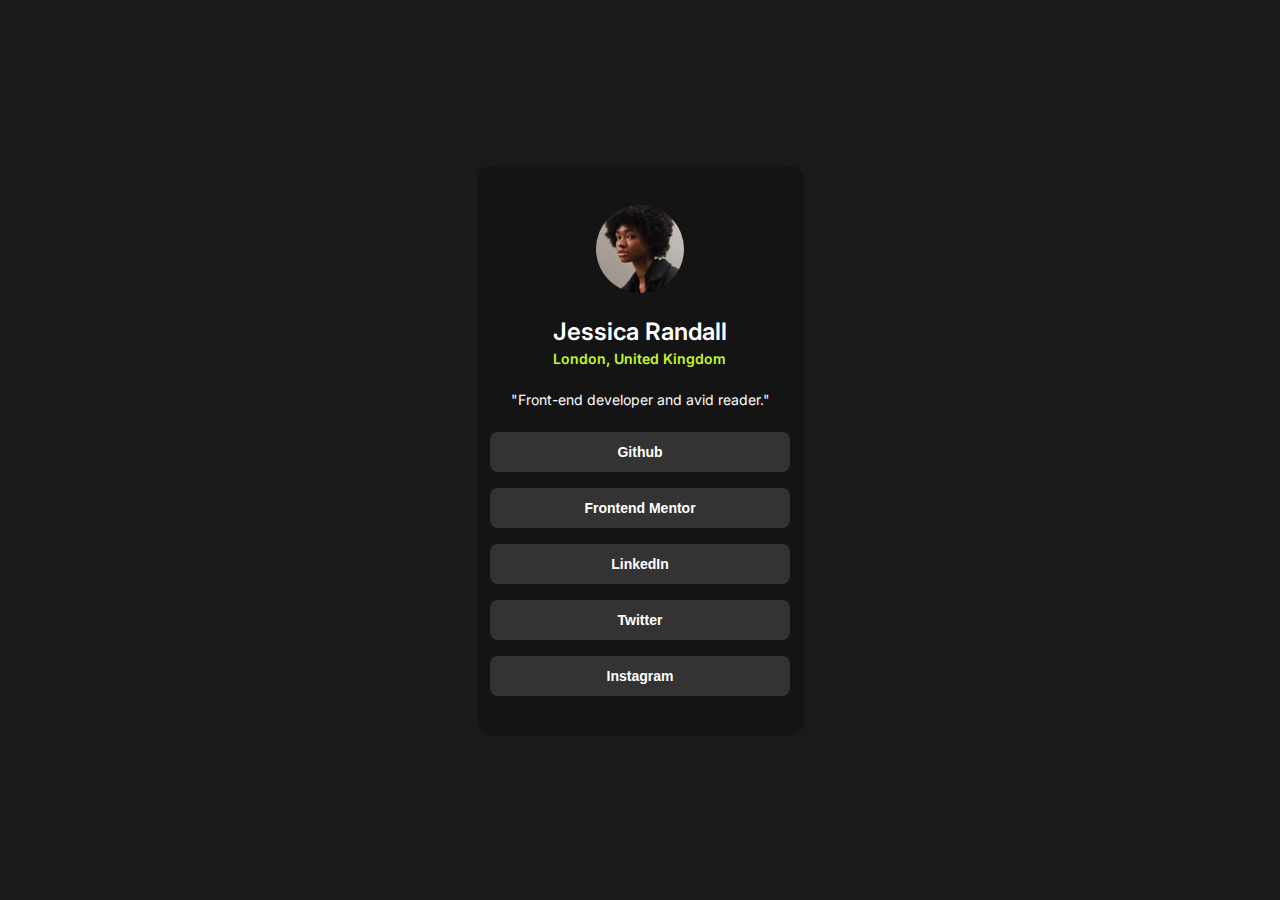
<file: social media/index.html>
<!DOCTYPE html>
<html lang="en">
<head>
  <meta charset="UTF-8">
  <meta name="viewport" content="width=device-width, initial-scale=1.0"> <!-- displays site properly based on user's device -->
  <link rel="icon" type="image/png" sizes="32x32" href="./assets/images/favicon-32x32.png">
  <link rel="stylesheet" href="styles.css" />
  <link rel="preconnect" href="https://fonts.googleapis.com">
  <link rel="preconnect" href="https://fonts.gstatic.com" crossorigin>
  <link href="https://fonts.googleapis.com/css2?family=Inter:wght@100..900&display=swap" rel="stylesheet">
  <title>Frontend Mentor | Social links profile</title>
</head>

<body>
<main>
  <div class="card">
    <img src="./assets/images/avatar-jessica.jpeg" alt="Jessica" />
    <div class="details">
    <h2 class="full-name">Jessica Randall</h2>
    <p class="location">London, United Kingdom</p>

    </div>
    <p class="subtitle">"Front-end developer and avid reader."</p>
    <div class="links">
      <button>Github</button>
      <button>Frontend Mentor</button>
      <button>LinkedIn</button>
      <button>Twitter</button>
      <button>Instagram</button>
    </div>
</main>
</body>
</html>
</file>
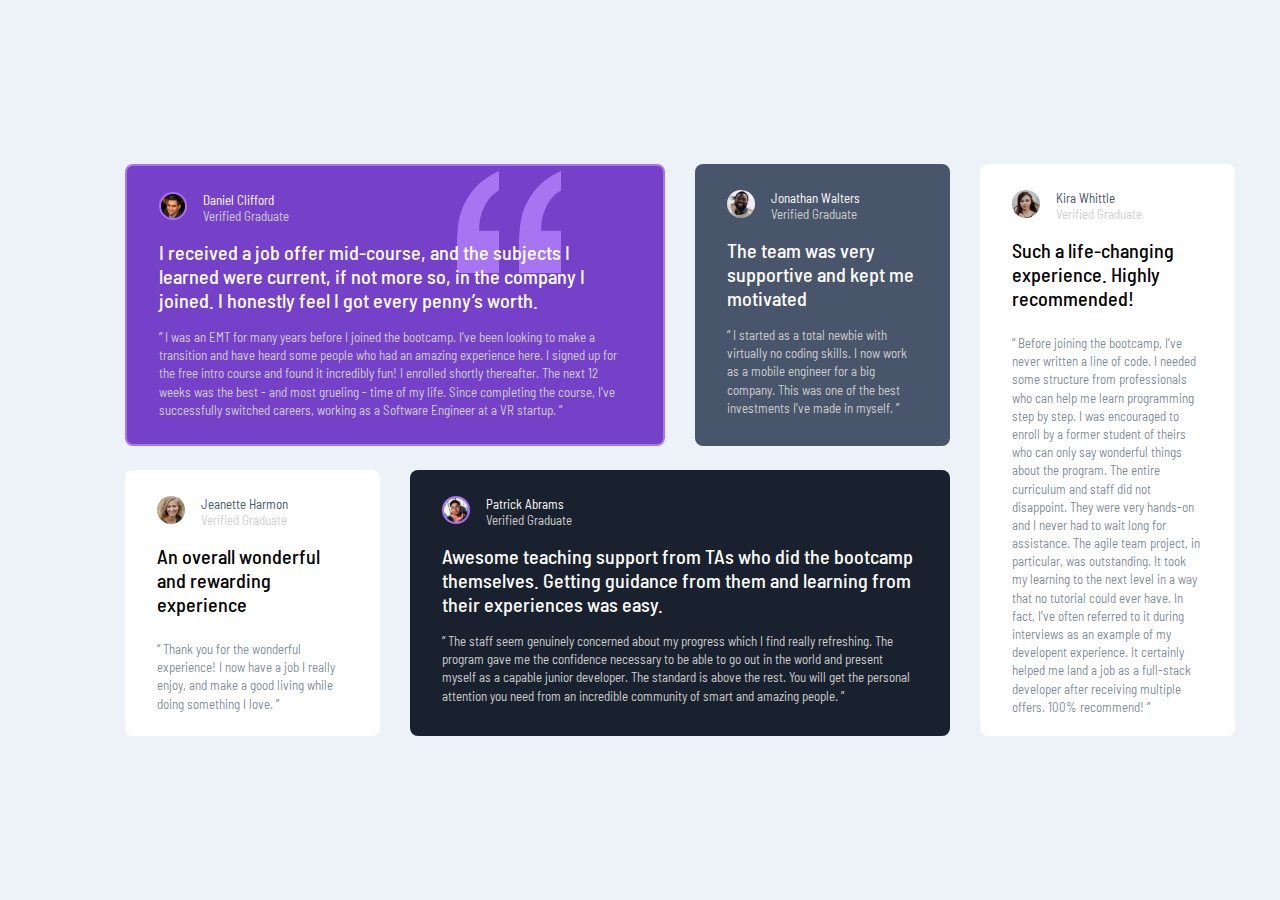
<file: testimonials/index.html>
<!DOCTYPE html>
<html lang="en">
<head>
  <meta charset="UTF-8">
  <meta name="viewport" content="width=device-width, initial-scale=1.0"> <!-- displays site properly based on user's device -->
  <link rel="icon" type="image/png" sizes="32x32" href="./images/favicon-32x32.png">
  <title>Frontend Mentor | Testimonial Grid Challenge</title>
  <link rel="preconnect" href="https://fonts.googleapis.com">
  <link rel="preconnect" href="https://fonts.gstatic.com" crossorigin>
  <link href="https://fonts.googleapis.com/css2?family=Barlow+Semi+Condensed:ital,wght@0,100;0,200;0,300;0,400;0,500;0,600;0,700;0,800;0,900;1,100;1,200;1,300;1,400;1,500;1,600;1,700;1,800;1,900&display=swap" rel="stylesheet">
  <link rel="stylesheet" href="styles.css">
</head>
<body>
  <main>
    <article class="testimonial-cards">
      <section class="testimonial-card testimonial-card__image--purple">
        <header class="card-details">
          <img class="testimonial-card__image testimonial-card__image--purple" src="./images/image-daniel.jpg" alt="Photo of Daniel Clifford, a verified graduate">
            <div class="testimonial-card__person">
              <p class="testimonial-card__name">Daniel Clifford</p>
              <p class="testimonial-card__title">Verified Graduate</p>
          </div>
            <img class="testimonial-card__quote-img" src="./images/bg-pattern-quotation.svg">
        </header>
        <h2 class="testimonial-card__quote testimonial-card__quote--white">I received a job offer mid-course, and the subjects I learned were current, if not more so, 
          in the company I joined. I honestly feel I got every penny’s worth.</h2>
      <p class="testimonial-card__speech testimonial-card__speech--lightgrey">“ I was an EMT for many years before I joined the bootcamp. I’ve been looking to make a 
        transition and have heard some people who had an amazing experience here. I signed up 
        for the free intro course and found it incredibly fun! I enrolled shortly thereafter. 
        The next 12 weeks was the best - and most grueling - time of my life. Since completing 
        the course, I’ve successfully switched careers, working as a Software Engineer at a VR startup. ”</p>
      </section>
      <section class="testimonial-card testimonial-card--gray ">
        <header class="card-details">
            <img class="testimonial-card__image"src="./images/image-jonathan.jpg" alt="Jonathan Walters, a verified graduate">
            <div class="testimonial-card__person">
              <p class="testimonial-card__name ">Jonathan Walters</p>
              <p class="testimonial-card__title">Verified Graduate</p>
            </div>
        </header>
        <h2 class="testimonial-card__quote testimonial-card__quote--white  ">The team was very supportive and kept me motivated</h2>
        <p class="testimonial-card__speech testimonial-card__speech--lightgrey">“ I started as a total newbie with virtually no coding skills. I now work as a mobile engineer 
          for a big company. This was one of the best investments I’ve made in myself. ”</p>
      </section>
      <section class="testimonial-card testimonial-card--white ">
        <header class="card-details">
            <img class="testimonial-card__image"src="./images/image-jeanette.jpg" alt="Jeanette Harmon, a verified graduate">
            <div class="testimonial-card__person">
              <p class="testimonial-card__name testimonial-card__name--dark">Jeanette Harmon</p>
              <p class="testimonial-card__title">Verified Graduate</p>
          </div>
        </header>
        <h2 class="testimonial-card__quote testimonial-card__quote--margin">An overall wonderful and rewarding experience</h2>
        <p class="testimonial-card__speech testimonial-card__speech--dark">“ Thank you for the wonderful experience! I now have a job I really enjoy, and make a good living 
          while doing something I love. ”</p>
      </section>
      <section class="testimonial-card testimonial-card--dark">
        <header class="card-details">
            <img class="testimonial-card__image testimonial-card__image--purple"src="./images/image-patrick.jpg" alt="Patrick Adams, a verified graduate">
            <div class="testimonial-card__person">
            <p class="testimonial-card__name">Patrick Abrams</p>
            <p class="testimonial-card__title">Verified Graduate</p>
            </div>
        </header>
        <h2 class="testimonial-card__quote testimonial-card__quote--white">Awesome teaching support from TAs who did the bootcamp themselves. Getting guidance from them and 
          learning from their experiences was easy.</h2>
        <p class="testimonial-card__speech testimonial-card__speech--lightgrey">“ The staff seem genuinely concerned about my progress which I find really refreshing. The program 
          gave me the confidence necessary to be able to go out in the world and present myself as a capable 
          junior developer. The standard is above the rest. You will get the personal attention you need from 
          an incredible community of smart and amazing people. ”</p>
      </section>
      <section class="testimonial-card testimonial-card--white ">
        <header class="card-details">
            <img class="testimonial-card__image"src="./images/image-kira.jpg" alt="Kira Whittle, a verified graduate">
            <div class="testimonial-card__person">
              <p class="testimonial-card__name testimonial-card__name--dark">Kira Whittle</p>
              <p class="testimonial-card__title">Verified Graduate</p>
          </div>
        </header>
        <h2 class="testimonial-card__quote testimonial-card__quote--margin">Such a life-changing experience. Highly recommended!</h2>
        <p class="testimonial-card__speech testimonial-card__speech--dark ">“ Before joining the bootcamp, I’ve never written a line of code. I needed some structure from 
          professionals who can help me learn programming step by step. I was encouraged to enroll by a former 
          student of theirs who can only say wonderful things about the program. The entire curriculum and staff 
          did not disappoint. They were very hands-on and I never had to wait long for assistance. The agile team 
          project, in particular, was outstanding. It took my learning to the next level in a way that no tutorial 
          could ever have. In fact, I’ve often referred to it during interviews as an example of my developent 
          experience. It certainly helped me land a job as a full-stack developer after receiving multiple offers. 
          100% recommend! ”</p>
      </section>
    </article>
  </main>
</body>
</html>
</file>
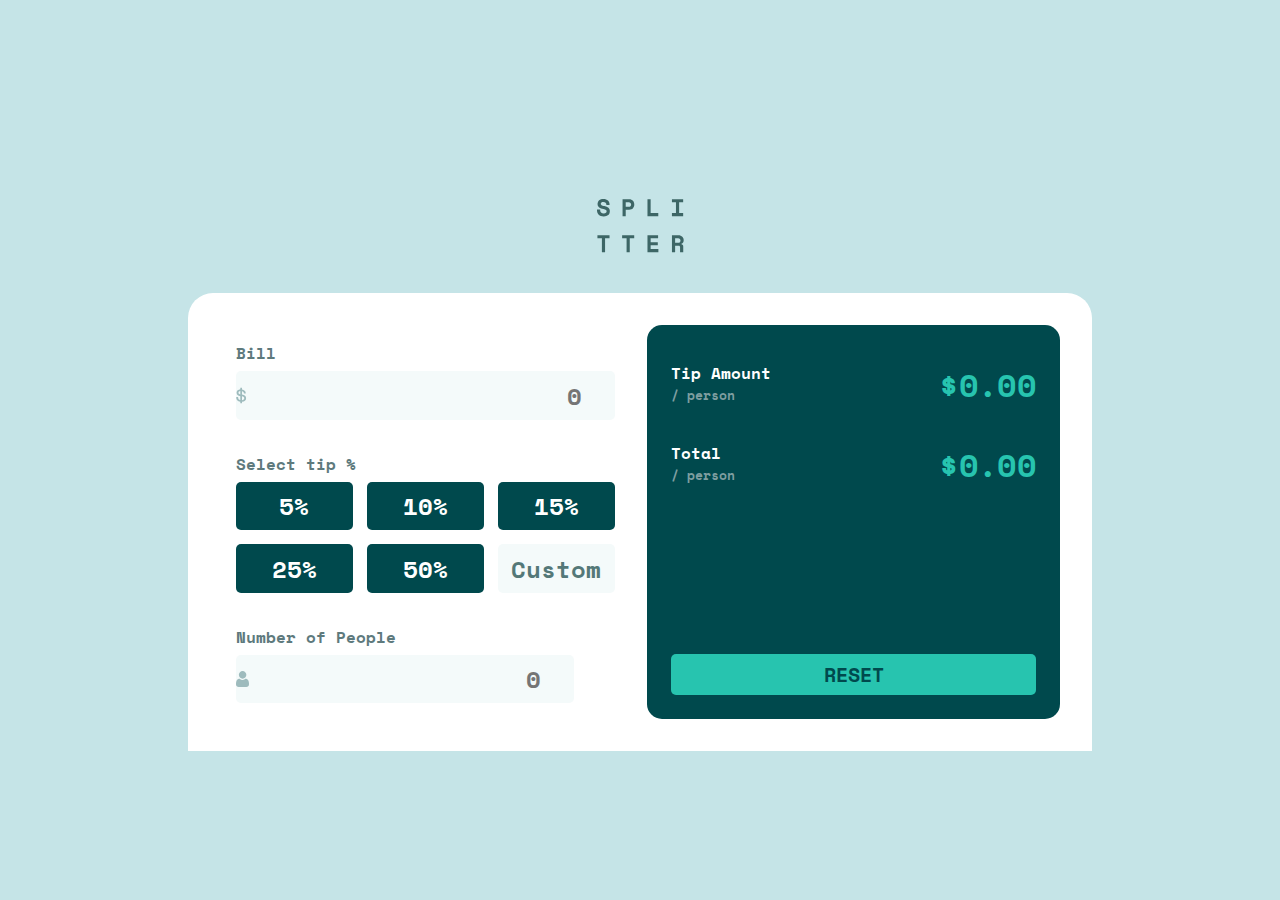
<file: tips/index.html>
<!DOCTYPE html>
<html lang="en">
<head>
  <meta charset="UTF-8">
  <meta name="viewport" content="width=device-width, initial-scale=1.0"> <!-- displays site properly based on user's device -->
  <link rel="icon" type="image/png" sizes="32x32" href="./images/favicon-32x32.png">
  <link rel="preconnect" href="https://fonts.googleapis.com">
  <link rel="preconnect" href="https://fonts.gstatic.com" crossorigin>
  <link href="https://fonts.googleapis.com/css2?family=Space+Mono:ital,wght@0,400;0,700;1,400;1,700&display=swap" rel="stylesheet"> 
  <link rel="stylesheet" href="styles.css">
  <title>Frontend Mentor | Tip calculator app</title>
</head>
<body>
<main>
 <img src="./images/logo.svg" alt="splitter" class="logo">
  <article class="app-container">
  <section class="bill-container">
    <section class="bill-section">
      <label for="billAmount" class="bill-label">Bill</label>
      <input type="number" id="billAmount" name="billAmount" class="billAmount input-style" placeholder="0">
    </section>
    <section class="tip-section">
      <label for="tipAmount" class="bill-label">Select tip %</label>
      <div class="button-list" id="button-list">
        <button type="button" class="tip-btn" id="5per">5%</button>
        <button type="button" class="tip-btn" id="10per">10%</button>
        <button type="button" class="tip-btn" id="15per">15%</button>
        <button type="button" class="tip-btn"id ="25per">25%</button>
        <button type="button" class="tip-btn"id="50per">50%</button>
        <button type="button" class="tip-btn custom" id="custom">Custom</button>
        <input type="number" class="tip-btn custom" id="custom-input"/>
    </div>
    </section>
    <section class="people-section">
      <div class="validation">
      <label for="numPeople" class="bill-label">Number of People</label>
      <p class="numError" id="numError"></p>
    </div>
      <input type="number" id="numPeople" name="numPeople" class="input-style num-people" placeholder="0"></section>
    </section>
    <section class="tipresults-container">
      <section class="tipresults-description">
      <section class="tip-amount">
        <div class="tip-label">
          <p class="tip-label__amount">Tip Amount</p>
          <p class="tip-label__persons">/ person</p>
        </div>
        <h2 class="tipamount-dollars" id="tipamount-dollars"><span>$</span>0.00</h2>
      </section>
      <section class="totalamount-dollars">
        <div>
          <p class="totalamount__label">Total</p>
          <p class="totalamount__persons">/ person</p>
        </div>
        <h2 class="total-amount" id="total-amount"><span>$</span>0.00</h2>
      </section>
    </section>
      <button type="button" class="reset-btn" id="reset">RESET</button>
    </section>
  </section>
   
  </article>
</main>
<script src="index.js"></script>
</body>
</html>
</file>
<file: styles.css>
:root {
    --clr-white: 0 0% 100%;
    --clr-lt-grey: 211 45% 89%;
    --clr-gray: 220 15% 55%;
    --clr-dark-blue: 218 44% 22%;
    --clr-blue: 216 100% 61%;

    --fs-400: 15px;
    --fs-700: 22px;

    --ff-outfit: 'outfit', serif;
}

*,
*::before,
*::after {
    box-sizing: border-box;
}

body,
h1,
h2,
h3,
h4,
h5,
p,
figure,
picture {
    margin: 0; 
}

h1,
h2,
h3,
h4,
h5,
h6,
p {
    font-weight: 400;
}
html, body {
    margin:0;
    padding: 0;
}

body { 
    font-family: var(--ff-outfit);
    font-size: var(--fs-400);
    background-color: hsl(var(--clr-lt-grey));
}

.subtext {
    color: hsl(var(--clr-gray));
}

.s16 {
    margin-top:16px;
}

.qrcode { 
    margin: 16px;
}

img {
    border-radius: 16px;
    max-width: 100%; 
}

.card-container {
    display: flex;
    flex-direction: column;
    margin: 26px;
    flex-basis: 320px;
    align-items: center;
    justify-content: center;
    border-radius: 16px;
    background-color: hsl(var(--clr-white));
}

h2 {
    font-size: var(--fs-700);
    font-weight:600;
}

.flex2 {
    display: flex;
    flex-direction: column;
    text-align: center;
    width: 288px;
    margin-bottom: 40px;
}

main {
    background-color: hsl(var(--clr-gray));
    display: flex;
    justify-content: center;
    align-items: center;
    height: 100vh;
}
</file>
<file: articlepreview/styles.css>
:root {
    --colour-darkgray: hsl(217,19%, 35%);
    --colour-darkblue: hsl(214,17%, 51%);
    --colour-blue: hsl(212,23%, 69%);
    --colour-lightblue: hsl(210,46%, 95%);
    --colour-white: hsl(0,0%,100%);
    --colour-boxshadow: hsl(210, 29%, 84%);
    
    --fs-body: 0.8125rem;
    --fs-heading: 1.25rem;
    --fs-mobile-heading: 1rem;

    --fw-body: 500;
    --fw-title: 700;

    --border-radius: 0.625rem;

    --spacing: 2rem;
}

*,
*::before,
*::after {
    box-sizing: border-box;
    margin: 0;
}

img {
    max-width: 100%;
    display: block;
}

body {
    font-family: 'Manrope', sans-serif;
    font-size: var(--fs-body);
    line-height: 1.5;
    --webkit-font-smoothing: antialiased;
    background-color: var(--colour-lightblue);
    width: 100vw;
    height: 100vh;
}

h3 {
    line-height: 1.5rem;
    letter-spacing: 0.0125rem;
}

p {
    line-height: 1.25rem;
    letter-spacing: 0.0075rem;
}

p, h3 {
    overflow-wrap: break-word;
}

main, body {
    display: flex;
    align-items: center;
    justify-content: center;
}

.article-preview {
    display: flex;
    flex-direction: column;
    position: relative;
    box-shadow: 0 40px 40px -10px var(--colour-boxshadow);
  
}

.article-preview__img {
    max-width: 20.4375rem;
    width: 100%;
    max-height: 12.5rem; 
    border-radius: var(--border-radius) var(--border-radius) 0 0;
}

.article-info {
    display: flex;
    flex-direction: column;
    background-color: var(--colour-white);
    padding: 2.25rem var(--spacing) 1.25rem var(--spacing);
    max-width: 20.4375rem;
    border-radius: 0 0 var(--border-radius) var(--border-radius);
}

.article-info__title {
    margin-bottom: 0.75rem;
    font-size: var(--fs-mobile-heading);
}


.article-info__title, .author-details__name {
    color: var(--colour-darkgray);
}

.article-info__description {
    color: var(--colour-darkblue);
}

.article-author {
    display: flex;
    align-items: center;
    margin-top: var(--spacing);
    
}

.article-author__img {
    border-radius: 50%;
    width: 2.5rem;
    height: 2.5rem;
    margin-right: 1rem;
}

.article-details__name {
    font-weight: var(--fw-body);
}

.author-details__name {
    white-space: nowrap;
}
.author-details__date {
    color: var(--colour-blue);
}

.article-author__sharingicon {
    background-color: var(--colour-lightblue);
    border-radius: 50%;
    padding: 0.5rem;
    margin-left: auto;
    width: 32px;
}

.share-container {
    display: none;
    flex-direction: column;
    position: absolute;
    align-items: center;
    right: -65px;
    bottom: 85px;  
}

.share-article{
    display: none;
    background-color: var(--colour-darkgray);
    align-items: center;
    padding: 1rem 2rem 1rem 2rem; 
    border-radius: 0 0 var(--border-radius) var(--border-radius);
}

.triangle {
    width: 0;
    height: 0;
    border-left: 12px solid transparent;
    border-right: 12px solid transparent;
    border-top: 12px solid var(--colour-darkgray);
   
}

.icon-container {
    display: flex;
    gap: 1rem;
}

.share-article__text,.share-container__text {
    display: none;
    text-transform: uppercase;
    letter-spacing: 0.3125rem;
    color: var(--colour-blue);
    margin-right: 1.3125rem;
}


@media screen and (min-width: 730px) {
    h3 {
        line-height: 1.75rem;
        letter-spacing: 0.01565rem;
    }

    .article-preview__img {
        border-radius: var(--border-radius) 0 0 var(--border-radius);
    }

    .article-info {
        border-radius: 0 var(--border-radius) var(--border-radius) 0;
    }


    .article-preview {
        flex-direction: row;
        padding: 0;
        max-width: 45.625rem;
        max-height: 17.5rem;
    }

    .article-preview__img {
        max-width: 17.8125rem;
        max-height: 17.5rem;
    }

    .article-info {
        padding: 2rem 2.5rem 2rem 2.5rem;
        max-width: 100%;
    }

    .article-info__title {
        font-size: var(--fs-heading);
    }
    
    .article-author {
        margin-top: 1.25rem;
    }

    .share-article {
        border-radius: var(--border-radius);
        padding-inline: 2.25rem;
    }

    
}
</file>
<file: card/styles.css>
:root {
    --yellow: 47, 88%, 63%;
    --white: 0, 0%, 100%;
    --grey: 0,0%, 50%;
    --black: 0,0%, 7%;

    --fs-400: 16px;
    --fw-500: 500;
    --fw-800: 800;
}

*,*::before, *::after {
    box-sizing: border-box;
}

html, body {
    padding:0;
}

body {
    height: 100vh;
}


body, h1, h2, h3, h4,h5, h6, p {
    margin: 0;
    padding: 0;
}

img {
    max-width: 100%;
}

body {
    display: flex;
    justify-content: center;
    align-items: center;
    background-color: hsl(var(--yellow));
    font-family: "Figtree", sans-serif;
    color: hsl(var(--black));
}

.blog-card {
    display: flex;
    flex-direction: column;
    margin: 24px;
    padding: 24px;
    width: 327px;
    background-color: hsl(var(--white));
    border-radius: 16px;
    gap: 24px;
    justify-content: center;
    align-content: center;
    box-shadow: 9px 10px 0px rgba(0,0,0,1);
}

.card-img {
    border-radius: 8px;
    width: 100%;
    height: auto;
}
.card-title {
    font-weight: 700;
}
.card-text {
    display: flex;
    flex-direction: column;
    gap: 12px;
}

.card-title:active, .card-title:hover {
    color: hsl(var(--yellow));
}
.card-description {
    font-size: 14px;
    line-height: 1.5;
    color: hsl(var(--grey));
}

.publish-date {
    font-size: 12px;
}

button {
    background-color: hsl(var(--yellow));
    border: none;
    border-radius:4px;
    width: 73px;
    cursor: pointer;
    padding: 8px 8px;
    font-weight: 600;
    font-size: 12px;
}

.author-details {
    display: flex;
    align-items:center;
    gap: 12px;
}

.avatar {
    width:32px;
}

.author-name {
    font-weight: 700;
    font-size: 14px;
}

@media (min-width: 375px) {
    .blog-card {
        width: 374px;
    }
     
    .card-description {
        font-size: 16px;
    }
    .publish-date {
        font-size: 14px;
    }
    .card-title {
        font-size: 24px;
    }
}
</file>
<file: dashboard/styles.css>
:root {
    --color-blue: hsl(246, 80%, 60%);
    --color-work: hsl(15, 100%, 70%);
    --color-play: hsl(195,74%, 62%);
    --color-study: hsl(348, 100%, 68%);
    --color-exercise: hsl(145, 58%, 55%);
    --color-social: hsl(264, 64%, 52%);
    --color-selfcare: hsl(43, 84%, 65%);

    --color-vdarkblue: hsl(226, 43%, 10%);
    --color-darkblue:  hsl(235, 46%, 20%);
    --color-desatblue:  hsl(235, 45%, 61%);
    --color-paleblue: hsl(236, 100%, 87%);

    --ff: 'Rubik', sans-serif;
    --fs-titles: 1.125rem;

    --fw-light: 300;
    --fw-normal:400;
    --fw-bold: 500;

    --border-radius-card: 0.9375rem;
}

*,
*::before,
*::after {
    margin: 0;
    padding: 0;
    box-sizing: border-box;
}

h2 {
    line-height: 1.2;
}

body {
    font-family: var(--ff);
    font-size: 1rem;
}

img {
    display: block;
    max-width: 100%;
}

main {
    min-height: 100vh;
    display: flex;
    flex-direction: column;
    justify-content: center;
    align-items: center;
    background-color: var(--color-vdarkblue);
}

.dashboard {
    display: flex;
    flex-direction: column;
    gap: 1.5rem;
}

.dashboard-menu {
    margin-bottom: 0.875rem;
    height: 12.6875rem;
    background-color: var(--color-darkblue);
    border-radius: 0 0 var(--border-radius-card) var(--border-radius-card);
}

.dashboard-menu__topcard {
    display: flex;
    align-items: center;
    gap: 1.25rem;
    background-color: var(--color-blue);
    border-radius: var(--border-radius-card);
    padding-top: 2rem;
    padding-bottom: 2rem;
    padding-left: 2rem;
    padding-right: 2.5rem;
    max-width: 20.4375rem;
}

.dashboard-menu__image {
    width: 64px;
    height: 64px;
    border: 2px solid hsl(0,0%,100%);
    border-radius: 50%;
}

.dashboard-menu__description {
    font-size: 0.9375rem;
    color: var(--color-paleblue);
}

.dashboard-menu__name {
    font-size: 1.125rem;
    color: hsl(0,0%,100%);
    font-weight: var(--fw-light);
    margin-top: 0.25rem;
}

.dashboard-menu__list {
    list-style-type: none;
    display: flex;
    align-items: center;
    justify-content: space-around;
    color: var(--color-desatblue);  
    margin-top: 1.625rem;
}

.dashboard-card__work {
    background: var(--color-work);
    border-radius: var(--border-radius-card);
    position: relative;
    z-index: 1;
    overflow: hidden;
}

.dashboard-card__details {
    background-color: var(--color-darkblue);
    border-radius: var(--border-radius-card);
    padding: 1.75rem 1.5rem;
    position: relative;
    z-index: 2;
}

.dashboard-card__heading {
    color: hsl(0,0%,100%);
    font-weight: var(--fw-bold);
    
}

.dashboard-card__title {
    display: flex;
    justify-content: space-between;
    margin-bottom: 0.375rem;
    align-items: center;
}

.dashboard-card__time {
    display: flex;
    justify-content: space-between;
    align-items: center;
}

.dashboard-card__icon {
    height: 5px;
}

.dashboard-card__color--icon {
    position: absolute;
    top: -5px;
    right: 17px;
    z-index: 1;
}

.dashboard-card__color {
    position: relative;
    height: 38px;
}

.dashboard-card__hours {
    color: hsl(0,0%,100%);
    font-size: 2rem;
    font-weight: var(--fw-light);
}

.dashboard-card__lasttime {
    color: var(--color-paleblue);
    font-size: 0.9375rem; 
}

.dashboard-card-baseline {
    border-radius: var(--border-radius-card);
    position: relative;
    overflow: hidden;
}

.dashboard-card__play {
    background-color: var(--color-play);
}

.dashboard-card__study {
    background-color: var(--color-study);
}

.dashboard-card__exercise {
    background-color: var(--color-exercise);
}

.dashboard-card__social {
    background-color: var(--color-social);
}

.dashboard-card__selfcare {
    background-color: var(--color-selfcare);
}

.dashboard-menu__listitem:active {
    color: hsl(0,0%,100%); 
}

.dashboard-menu__listitem:hover,.dashboard__card--icon:hover {
    cursor: pointer;
}

.dashboard-card__details:active {
    background-color: hsl(236,41%, 34%);
    cursor: pointer;
}

@media screen and (min-width: 1100px) {
    .dashboard {
        display:grid;
        gap: 1.875rem;
        grid-template-rows: repeat(2, minmax(0,15.31rem));
        grid-template-columns: repeat(4,15.9375rem);
    }

    .dashboard-menu {
        grid-row: 1/-1;
        margin-bottom: 0rem;
        height: 32.375rem;
    }
    
      .dashboard-card__details {
       padding: 2rem;
       height: 13rem;
    }

    .dashboard-card__title {
        margin-bottom: 1.5rem;
    }

    .dashboard-card__time {
        flex-direction: column;
        align-items: flex-start;
    }

    .dashboard-card__hours {
        margin-bottom: 1rem;
        font-size: 3.5rem;
    }

    .dashboard-menu__topcard {
        padding-top: 2.3125rem;
        padding-bottom: 5rem;
        flex-direction: column;
        align-items: flex-start;
        gap: 2.6875rem;
    }

    .dashboard-menu__name {
        font-size: 2.5rem;
    }

    .dashboard-menu__list {
        flex-direction: column;
        align-items: flex-start;
        justify-content: center;
        padding-left: 2rem;
        padding-top: 1.625rem;
        padding-bottom: 2rem;
        gap: 1.3125rem;
        margin-top: 0;
    }

    .dashboard-menu__listitem {
        font-size: 1.125rem;
    }

    .dashboard-menu__image {
        width: 78px;
        height: 78px;
    }

    .dashboard-card__color {
        height: 2.8125rem;
    }

}
</file>
<file: fourcard/styles.css>
/* CUSTOM PROPERTIES */

:root {
    --colour-prim-red: 0, 78%, 62%;
    --colour-prim-cyan: 180,62%,55%;
    --colour-prim-orange: 34, 97%, 64%;
    --colour-prim-blue: 212, 86%, 64%;
    --colour-neut-darkblue: 232, 12%, 34%;
    --colour-neut-grayblue: 229, 6%, 66%;
    --colour-neut-lightgray: 0,0%, 98%;
    --colour-white: 0, 0%, 100%;
    --colour-boxshadow: 0,0,0, 0.25;
    
    --fs-body: 0.8125rem;
    --fs-subheading: 0.9375rem;
    --fs-cardheading: 1.25rem;
    --fs-heading: 1.5rem;
    --fs-heading-desktop: 2.25rem;

    --fw-heading: 500;
    --fw-cardheading: 500;
    --fw-body: 180;


    --ff-poppin: "Poppins", sans-serif;

    --border-radius-mobile: 0.5rem;
    --border-top: 0.25rem;

    --space-paddinginline-cont: 2rem;
    --space-paddingvert-cont: 4.875rem;
    --space-betweencard: 1.5rem;
    --space-betweenheading: 1rem;
}

*,
*::before,
*::after {
    margin: 0;
    padding: 0;
    box-sizing: border-box;
}

img {
    max-width: 100%;
    display: block;
}

body {
    margin: 0;
    line-height: 1.5;
    font-size: var(--fs-body);
    font-weight: var(--fw-body);
    font-family: var(--ff-poppin);
    background-color: hsl(var(--colour-neut-lightgray));
}

.container {
    padding: var(--space-paddingvert-cont) var(--space-paddinginline-cont);
}

.features {
    display: flex;
    flex-direction: column;
    gap: var(--space-betweencard);
}

.feature-card {
    display: flex;
    flex-direction: column;
    padding: var(--space-paddinginline-cont);
    border-radius: var(--border-radius-mobile);
    background-color: hsl(var(--colour-white));
    box-shadow: 1px 4px 4px 0px rgba(0, 0, 0, 0.1);
}

.feature-card__title {
    font-size: var(--fs-cardheading);
    font-weight: var(--fw-cardheading);
    color: var(--colour-neut-darkblue); 
    margin-bottom: var(--border-radius-mobile);
}

.feature-card:nth-of-type(1) {
    border-top: var(--border-top) solid hsl(var(--colour-prim-cyan));
}

.feature-card:nth-of-type(2) {
    border-top: var(--border-top) solid hsl(var(--colour-prim-red));
}

.feature-card:nth-of-type(3) {
    border-top: var(--border-top) solid hsl(var(--colour-prim-orange));
}

.feature-card:nth-of-type(4) {
    border-top: var(--border-top) solid hsl(var(--colour-prim-blue));
}

.feature-card__description {
    color: hsl(var(--colour-neut-darkblue));
}
.feature-card__image {
    margin-top: var(--space-paddinginline-cont);
    align-self: flex-end;
}

.header {
    display: flex;
    flex-direction: column;
    align-items: center;
    gap: var(--space-betweenheading);
    margin-bottom: var(--space-paddingvert-cont);
}

.header__title {
    font-size: var(--fs-heading);
    font-weight: var(--fw-body);
    color: var(--colour-neut-darkblue);
}

.header__title--bold {
    font-weight: var(--fw-heading);
}

.header__subtitle {
    font-size: var(--fs-subheading);
    font-weight: var(--fw-body);
}

@media screen and (min-width: 37.5rem) {
    main {
        display: flex;
        align-items: center;
        justify-content: center;
        height: 100vh;
    }
    
    .container {
        display: grid;
        grid-template-columns: repeat(3,1fr); 
        grid-template-rows: minmax(0,10rem) 1fr;
        padding: 0;
        align-items: center;
        justify-items: center;
        row-gap: 4rem; 
   } 

   .header {
        width: 100%;
        max-width: 33.75rem;   
        grid-column:1/4;
        grid-row: 1/2;
        margin-bottom: 0;
    }      

    .header__title {
        text-align: center;
        font-size: var(--fs-heading-desktop);
    }

    .header__subtitle {
        text-align: center;
    }

    .features {
        grid-column: 1/4;
        grid-row: 2/3;
        justify-items: center;
        display: grid;
        gap: var( --space-paddinginline-cont); 
        grid-template-columns: repeat(3,minmax(0,21.875rem));
        grid-template-rows: 1fr 1fr;
    }

    .feature-card {
        max-width: 21.875rem;
        width: 100%;
    }
    
    .feature-card__image {
        margin-top: 2.5rem;
    }

    .feature-card:nth-of-type(1) {
        grid-column: 1/2;
        grid-row: 1/3;
        align-self: center;
    }
    
    .feature-card:nth-of-type(3) {
        grid-column:2/3;
    }
    
    .feature-card:nth-of-type(4) {
        grid-row: 1/3;
        grid-column: 3/4;
        align-self: center;
    }
}
</file>
<file: landingpage/styles.css>
:root {
    --color-cyan: 192, 37%, 48%;
    --color-purple: 268, 34%, 53%;
    --color-darkblue: 240, 21%,20%;
    --color-lightgrey: 240,10%, 57%;
    --color-blue: 192, 90%,77%;
    --color-violet: 268, 100%,86%;
    --color-offwhite: 0,0%,98%;
    --color-white: 0,0%,100%;

    --color-hover-blue: 192, 54%, 64%;
    --color-hover-purple: 268,55%,71%;

    --ff: 'Red Hat Display',sans-serif;

    --fw-heading: 700;

    --fw-h2: 500;

    --fs-heading: 4rem;
    --fs-h2: 2.5rem;
    --fs-medium: 1.125rem;
    --fs-body: 1rem;

    --border-radius-button: 1.8175rem;
    --border-radius-image: 0.5rem;

    --padding-mobile: 1.5rem;
}

*,
*::before,
*::after {
    box-sizing: border-box;
    margin: 0;
    padding: 0;
}

.image2 {
    overflow: visible;
}

body {
    background-color: hsl(var(--color-offwhite));
    font-family: var(--ff);
    font-size: var(--fs-body);
}

h2 {
    font-size: var(--fs-h2);
}

img {
    display: block;
    max-width: 100%;
    overflow: hidden;
    height: auto;
}

.landing-page {
   display: flex;
   flex-direction: column;
   justify-content: center;
   align-items: center;

} 

.header {
    margin-top: 3rem;
    margin-bottom: 3.375rem;
}

.hero {
    display: flex;
    flex-direction: row;
    align-items: center;
    justify-content: center;
    flex-wrap: wrap;
    overflow: hidden;
    min-width: 26rem;
    margin-bottom: 3rem;
}
.hero__image,.hero__image2 {
        flex: 1 1 33%;
        min-width: 12.4375rem;
}
       
.hero__title {
    margin-bottom: 1.25rem;
}

.hero__description {
    margin-bottom: 2rem;
    color: hsl(var(--color-lightgrey))
}

.hero__details {
    flex: 1 1 33%;
    display: flex;
    flex-direction: column;
    align-items: center;
    text-align: center;
    padding-inline: var(--padding-mobile);
    min-width: 20rem;
}

.hero__buttons {
    display: flex;
    flex-direction: column;
    justify-content: center;
    align-items: center;
    gap: 1rem;
    white-space: nowrap;
}

.hero__buttons--download, .hero__buttons--what,.footer__button {
    border-radius: var(--border-radius-button);
    outline: none;
    border: none;
    padding: 1rem 2.5rem;
    background: none;
    text-align: center;
    color: hsl(var(--color-white));
    font-weight: var(--fw-heading);
    cursor: pointer;
}

.hero__buttons--download {
    background-color: hsl(var(--color-cyan));
    max-width: 12.0625rem;
}

.hero__button--version {
    color: hsl(var(--color-blue));
}

.hero__buttons--what {
    max-width: 8.6875rem;
    background-color: hsl(var(--color-purple));
    white-space: nowrap;
}

.images {
    display: flex;
    justify-content: center;
    align-items: center;
    padding: var(--padding-mobile);
    flex-wrap: wrap;
    gap: 1.5rem;
    margin-top: 3rem;
}

.images__image {
    max-width: 9.4375rem;
    border-radius: var(--border-radius-image);
}

.number-feat, .number-feat-2 {
    display: flex;
    flex-direction: column;
    align-items: center;
}

.vertical-line {
    width: 1px;
    height: 84px;
    border: 0.5px solid hsla(var(--color-lightgrey),0.25);
    margin: 0 auto;
}

.number-feat__text {
    border-radius: 50%;
    border: 0.5px solid hsla(var(--color-lightgrey),0.25);
    color: hsl(var(--color-lightgrey));
    font-weight: var(--fw-heading);
    padding: var(--border-radius-image) 0;
    width: 3.5rem;
    height: 3.5rem;
    display: flex;
    justify-content: center;
    align-items: center;
    background-color: hsl(var(--color-white));
}

.features{
    margin-top: 2.5rem;
    text-align: center;
    padding: 1.5rem;
}

.features__title {
    margin-bottom: 1.5rem;

    letter-spacing: 0.25rem;
    font-weight: 700;
    text-transform: uppercase;
    color: hsl(var(--color-cyan));
}

.features__heading {
    margin-bottom: 2rem;
    font-size: 2rem;
    font-weight: 700;
    width: 100%;
    max-width: 20.4rem;
    margin-inline: auto;
}

.features__description {
    color: hsl(var(--color-lightgrey));
    line-height: 2;
}

.footer {
    position: relative;
    padding: 0; 
    text-align: center;
    width: 100%;
    background-image: url('./assets/mobile/image-footer.jpg');
    background-color: hsl(var(--color-cyan));
    background-size: cover;
    margin-top: 10rem;
    z-index: 1;
}

footer::before{
    content: '';
    position: absolute;
    top: 0;
    left: 0;
    width: 100%;
    height: 100%;
    background-color:hsla(var(--color-cyan),0.7);
    pointer-events: none;
    z-index: 2;
}

.footer-content {
    position: relative;
    z-index: 3;
    display: flex; 
    justify-content: center;
    align-items: center;
    flex-direction: column;
    padding-inline: var(--padding-mobile);
}

.number-feat-2 {
    margin-bottom: 4rem;
    position: relative;
    margin-top: -7rem;
    z-index: 3; 
}

.footer__title {
    margin-inline: auto;
    color: hsl(var(--color-offwhite));
}

.footer__description {
    margin: 1.5rem auto 2rem auto;
    color: hsl(var(--color-offwhite));
    font-size: var(--fs-medium);
    
}

.footer__button {
    background-color: hsl(var(--color-purple));
    margin-bottom: 4rem;

}

.footer__button-version {
    color: hsl(var(--color-violet));
}

@media screen and (min-width: 420px) {
    .footer__description,.features {
        width: 100%;
        max-width: 36rem;
    }

    .footer__title, .hero__details {
        width: 100%;
        max-width: 28.5rem;
    }

    .hero__details {
        margin-top: 4.375rem;
    }

    .hero__buttons {
        flex-direction: row;
    }
    
    .hero {
        flex-direction: row;
        flex-wrap:wrap;
        margin-bottom: 4rem;
    }

    .hero__image, 
    .hero__image2 {
        flex: 1 1 50%;
       max-width: 24.625rem;
    }

    .hero__image {
        order: 0;
    }
    .hero__image2 {
        order: 1;
    }
    
    .hero__details {
        order: 3;
        flex: 1 1 100%;
    }
}

@media screen and (min-width: 1200px) {
    .header {
        margin-top: 5rem;
    }
    .hero {
        flex-direction: row;
        gap: 5.5rem;
        flex-wrap: nowrap;
        margin-bottom: 6.875rem;
    }

    .hero__image, 
    .hero__image2 {
        max-width: 24rem;
        margin-bottom:0.5rem;
    }

    .hero__details {
        order: 1;
        max-width: 540px;
        flex: 1 1 33%;
        padding: 0;
    } 

    .hero__image {
        order: 0;
        margin-bottom: 0.5rem;
    }
    .hero__image2 {
        margin-top: 5.5rem;
        order: 2;
    }
    
    .hero__title {
        font-size: var(--fs-heading);
        font-weight:var(--fw-heading);
        line-height: 1;
        width: 100%;
        max-width: 27.8rem;
        margin-bottom: 2.125rem;
    }

    .footer__button:active, 
    .footer__button:hover, 
    .hero__buttons--what:hover,
    .hero__buttons--what:active {
        background-color: hsl(var(--color-hover-purple)); 
    }
    .hero__buttons--download:active,
    .hero__buttons--download:hover {
        background-color: hsl(var(--color-hover-blue));
    }
       
    .hero__buttons--what {
        max-width: 8.6875rem;
        background-color: hsl(var(--color-purple));
        white-space: nowrap;
    }

    .images__image {
        max-width: 15.9375rem;
    }

    .footer-content {
        flex-direction: row;
        justify-content: center;
        padding: 0;
    }

    .footer__title,.footer__button,.footer__description {
        margin: 0;
        margin-bottom: 5.5rem;
    }

    .number-feat-2 {
        margin-bottom: 5.5rem;
    }

    .footer__title,.footer__description {
        max-width: 21.9rem;
        text-align: start;
    }

    .footer__title {
        margin-right: 5.8rem;
    }

    .footer__button {
        margin-left: 5.75rem;
    }

    .features__description {
        font-size: var(--fs-medium);
    }
}
</file>
<file: newsletter/styles.css>
:root {
    --color-navy: hsl(234,29%, 20%);
    --color-palenavy: hsl(235, 17%, 26%);
    --color-grey: hsl(231,7%, 60%);
    --color-gray2: hsla(243,28,13,0.1);
    --color-white: hsl(0,0%,100%);
    --color-vermillion: hsl(4,100%, 67%);

    --color-gradient: hsl(346, 100%,66%);
    --color-gradient2: hsl(14,100%,61%);

    --fs-body: 1rem;
    --fs-smallbody: 0.75rem;
    --fs-heading: 3.5rem;
    --fs-mobile-heading: 2.5rem;

    --fw-body: 400;
    --fw-heading: 700;

    --border-radius-mobile: 0.5rem;
    --border-radius-image: 1rem;

    --padding-mobile: 1.5rem;
    --margin-list: 0.625rem;
}

*,
*::before,
*::after {
    box-sizing: border-box;
    margin: 0;
    padding: 0;
}

body {
    font-family: 'Roboto', sans-serif;
    font-weight: var(--fw-body);
}

body,main {
    display: flex;
    align-items: center;
    justify-content: center;
    min-height: 100vh;
    font-size: var(--fs-body);
    background-color: var(--color-palenavy);
}

p {
    line-height: 1.5;
}

h1 {
    line-height: 1;
}

img {
    display: block;
    max-width: 100%;
}

input,button{
    font-size: inherit;
}

.newsletter-container {
    display: flex;
    flex-direction: column;
    background-color: var(--color-white);
    min-height: 52.6rem;
}

.newsletter-container__img {
    margin-inline: auto;
}

.newsletter {
    display: flex;
    flex-direction: column;
    gap: var(--padding-mobile);
    padding: var(--fs-mobile-heading) var(--padding-mobile);
    max-width: 23.5rem;
}

.newsletter-form__title {
    font-size: var(--fs-mobile-heading);
    color: var(--color-navy);
    align-self: flex-start;
}

.newsletter-form__list {
    display: flex;
    flex-direction: column;
    gap: var(--margin-list);
}

.newsletter-form__listitem {
    display: flex;
    gap: var(--fs-body);
    align-items: flex-start;
}

.newsletter-form__success {
    max-width: 21px;
    width: 100%;
}

.newsletter-form {
    display: flex;
    flex-direction: column;
}

.newsletter-form__email {
    font-size: var(--fs-smallbody);
}

.newsletter-form__labels {
    display: flex;
    align-items: center;
    justify-content: space-between;
}

.newsletter-form__input {
    padding: var(--fs-body) var(--padding-mobile);
    border-radius: var(--border-radius-mobile);
    border: 1px solid var(--color-grey);
    margin-top: var(--border-radius-mobile);
    margin-bottom: var(--padding-mobile);
}

.newsletter-form__emailerror {
    font-size: var(--fs-smallbody);
    color: var(--color-vermillion);
    display:none;
}

.newsletter-form__btn {
    cursor: pointer;
    border: 0;
    padding: 1rem 3rem;
    font-weight: 400;
    background-color: var(--color-palenavy);
    color: var(--color-white);
    white-space: nowrap;
    border-radius: var(--border-radius-mobile)
}

.newsletter-form__btn::placeholder {
    color: var(--color-gray2);
}

.success-box {
    display: none;
    flex-direction: column;
    justify-content: space-between;
    max-width:31.5rem;
    gap: 1.5rem;
    padding-inline: 1.5rem;
    padding-top: 9.3rem;
    padding-bottom: 2.5rem;
    background-color: var(--color-white);

    min-height: 100vh;
 }

 .success-box__img {
    width: 4rem;
    height: auto;
    margin-bottom: 1.5rem;
 }

 .success-box__btn {
    cursor: pointer;
    border: 0;
    padding: 1rem 7.75rem;
    font-weight: 400;
    background: var(--color-navy);
    color: var(--color-white);
    white-space: nowrap;
    border-radius: var(--border-radius-mobile);
    transition: background-color 0.1s ease;
    margin-top:16.4375rem;
 }


 .success-box__btn:active  {
    background: linear-gradient(to bottom, var(--color-gradient2), var(--color-gradient));
}

 .newsletter-form__btn:active {
    background: linear-gradient(to bottom, var(--color-gradient2), var(--color-gradient));
}
 
 .success-box__heading {
    font-size: 2.5rem;
    color: var(--color-navy);
    margin-bottom: 1.5rem;
}

 .success-box__description {
    font-size: var(--fs-small);
    color: var(--color-navy);
    max-width: 23.5rem;

}

.newsletter-form__input:active,.newsletter-form__input:focus {
    border: 1px solid black;
}

@media screen and (min-width: 912px) {
 .newsletter-container {
    display: flex;
    flex-direction: row;
    align-items: center;
    background-color: var(--color-white);
    border-radius: 2.25rem;
    max-width: 58rem;
    min-height: 0;
 }

 .newsletter-container__image {
    order:3;
 }

 body {
    background-color: var(--color-palenavy);
 }

 .newsletter {
    order: 2;
    padding: 0rem 4rem;
    max-width: 31.5rem;
}

 .newsletter-container__img {
    order: 3;
    max-width: 25rem;
    max-height: 40rem;
    padding-top: 1.5rem;
    padding-bottom: 1.5rem;
    padding-right: 1.5rem;
 }

 .success-box {
    max-width: 31.5rem;
    max-height: 32.5rem;
    padding-inline: 4rem;
    padding-top: 3rem;
    padding-bottom: 4rem;
    gap: 0;
    min-height: 0;
    border-radius: 2.25rem;
  
 }

 .success-box__btn {
    max-width: 23.5rem;
    margin: 0;
    align-self: center;
    margin-top: 2.5rem;
 }

 .success-box__heading {
    font-size: var(--fs-heading);
    color: var(--color-navy);

 }
}
</file>
<file: password/styles.css>
:root {
    --color-red: hsl(0,91%,63%);
    --color-orange: hsl(13,95%, 66%);
    --color-yellow: hsl(42,91%,68%);
    --color-green: hsl(127, 100%, 82%);
    --color-white: hsl(252,11%,91%);
    --color-grey: hsl(251,9%, 53%);
    --color-darkgrey: hsl(248,10%,15%);
    --color-verydarkgrey: hsl(248, 15%,11%);

    --fs-heading-large: 2rem;
    --fs-heading-med: 1.5rem;
    --fs-body: 1.125rem;

    --ff: "JetBrains Mono", monospace;
}

*, 
*::before,
*::after {
    box-sizing: border-box;
    margin: 0;
    padding: 0;
}

body {
    font-family: var(--ff);
    background-color: var(--color-verydarkgrey);

}

main {
    display: flex;
    flex-direction: column;
    justify-content: center;
    align-items: center;
    min-height: 100vh;

}

p,li { 
    color: var(--color-white);
}

.password-gen-settings__charlength--length {
    color: var(--color-green);
    margin-left: auto;
    font-size: var(--fs-heading-med)
}

.password-gen-settings__charlength--title {
    color: var(--color-grey);
}

.title {
    color: var(--color-grey);
    font-size: 1rem;
    margin-bottom: 1rem;
}

.password-gen {

    display: flex;
    flex-direction: column;
    gap: 1rem; 
    min-width: 21.4rem;
    align-items:center;
}

.password-gen__pw {
    display: flex;
    justify-content: flex-start;
    padding: 1rem;
    gap: 1rem;
    min-width: 21.4rem;
    margin-bottom: 1rem;
    background-color: var(--color-darkgrey);
}

.password-gen__pw--password {
    color: var(--color-grey);
    margin-right: auto;
    font-size: var(--fs-heading-med);
}

.password-gen__pw--copied {
    color: var(--color-white);

}

.password-gen__pw--copy {
    display: flex;
    gap: 1rem;
    align-items: center;
}

.password-gen__pw--image {
    height: 1.25rem;
}

.password-gen__pw--copytext {
    display: none;
    color: var(--color-green);
    font-size: var(--fs-body);
}

.password-gen-settings {
    display: flex;
    flex-direction: column;
    background: var(--color-darkgrey);
    gap: 2rem;
    min-width: 21.4rem;
    padding: 1rem;
}
.password-gen-settings__charlength {
    display: flex; 
    justify-content: flex-start;
    align-items: center;
}

.password-gen-settings-char {
    display: flex;
    flex-direction: column;
    gap: 1.125rem;

}

.password-gen-settings__slider {
    appearance: none;
    background-color: var(--color-verydarkgrey);
    height: 0.5rem;
}

.password-gen-settings__slider::-webkit-slider-thumb {
    appearance: none;
    border-radius: 50%;
    width: 1.75rem;
    height: 1.75rem;
    background-color: var(--color-white);
}
.password-gen-settings__slider::-webkit-slider-thumb:hover {
    background-color: var(--color-verydarkgrey);
    border: 1px solid var(--color-green);
}
.password-gen-settings__list {
    display: flex;
    flex-direction: column;
    gap: 1rem;
}

.password-gen-settings__description {
    display: flex;
    align-items: center;
    gap: 1.25rem;
}


.password-gen-settings__listitem {
    list-style-type: none;
}

.password-gen-settings__check {
    appearance: none;
    border: 2px solid var(--color-white);
    width: 1.25rem;
    height: 1.25rem;


}

.password-gen-settings__strength {
    background-color: var(--color-verydarkgrey);
    padding: 1rem;
    display: flex;
    justify-content: space-between;
    align-items: center;
}

.password-gen-settings__strength--title {
    font-size: 1rem;
    color: var(--color-grey);
}

.password-gen-settings__strength--category {
    font-size: var(--fs-body);
}

.password-gen-settings__strength--indic {
    display:flex;
    gap: 1rem;
    align-items:center;
}

.password-gen-settings__strength--bars {
    display: flex;
    gap: 0.5rem;
}

.password-gen-settings__strength--bar {
    border: 2px solid var(--color-white);
    width: 0.625rem;
    height: 1.75rem;
}

.password-gen__button {
    border:1px solid var(--color-green);
    cursor: pointer;
    background-color: var(--color-green);
    padding-top: 1rem;
    padding-bottom: 1rem;
    display: flex;
    justify-content: center;
    align-items: center;
    font-weight: 600;
    font-size: 1rem;
}

.password-gen__button:hover {
    background-color: var(--color-verydarkgrey);
    color: var(--color-green);
}

.password-gen__button:hover svg path {
    fill: var(--color-green);
}

.password-gen__button--arrow {
    margin-left: 1rem;
}

@media screen and (min-width: 540px) {
    .password-gen {
        min-width: 33.75rem;
        

    }

    .title {
        font-size: 1.5rem;
    }
   .password-gen__pw {
    min-width: 33.75rem;
    padding-inline: 2rem;
    padding-top: 1.25rem;
    padding-bottom: 1.25rem;
   }
    .password-gen__pw--password {
        font-size: var(--fs-heading-large);
    }
   .password-gen__pw--image {
     width: 1.3125rem;
     height: 1.5rem;
   }

  .password-gen-settings {
    min-width: 33.75rem;
  } 
   .password-gen-settings__charlength--title {
    font-size: var(--fs-body);
   }

   .password-gen-settings__charlength--length {
    font-size: var(--fs-heading-large)
}
.password-gen-settings {
    padding: 2rem;
    padding-top: 1.5rem;
    gap: 2rem;
}
.password-gen-settings__description {
    font-size: var(--fs-body);
    gap: 1.5rem;
}

.password-gen-settings__strength--title {
    font-size: var(--fs-body);
}
.password-gen-settings__strength--category {
    font-size: var(--fs-heading-med);
}
.password-gen__button--arrow {
    margin-left: 1.5rem;
}
.password-gen__button, .password-gen-settings__strength {
    padding-top: 1.3125rem;
    padding-bottom: 1.3125rem;
}
.password-gen-settings__strength {
    padding-inline: 2rem;
}
.password-gen-settings__list  {
    gap: 1.25rem;
}
.password-gen__button {
    font-size: 1.125rem;
}
}
</file>
<file: product-preview/styles.css>
/* CUSTOM PROPERTIES */

:root {
    /*color*/
    --color-primary-cyan: 158, 36%, 37%;
    --color-primary-cream: 30, 38%, 92%;

    --color-neutral-darkblue: 212, 21%, 14%;
    --color-neutral-grayblue: 228, 12%, 48%;
    --color-darkgreen: 157, 43%, 18%;
    --color-hover: 0, 0%, 59%;
    --color-white: 0,0%,100%;

    /* font size */
    --fs-heading: 2rem;
    --fs-body: 0.875rem;
    --fs-small-body: 0.75rem;

    /* font family */
    --ff-montserrat: "Montserrat", sans-serif;
    --ff-fraunces: "Fraunces", serif;
   
    /* font weight */ 
    --fw-heading: 700;
    /* border radius */
    --border-radius-mobile: 0.5rem;
    --border-radius-desktop: 0.64rem;

    /* spacing */
    --space-text-mobile-small: 1rem;
    --space-text-mobile-large: 1.5rem;
    --space-text-desktop-large: 2rem;
    --space-container-large: 1.75rem;
}


/* RESET */

/* BOX SIZING */

*,
*::before,
*::after {
    box-sizing: border-box;
}

/* RESET MARGINS */

body, 
h2,
p {
    margin: 0;
}

/* SETUP BODY */

body {
    line-height: 1.5;
    min-height: 100vh;
}

h2 {
    line-height: 1;
}

img {
    max-width: 100%;
    display: block;
}

button {
    font: inherit;
}

body {
    font-family: var(--ff-montserrat);
    font-size: var(--fs-body);
    color: hsl(var(--color-neutral-grayblue));
    background-color: hsl(var(--color-primary-cream));
}

main {
    display: flex;
    align-items: center;
    justify-content: center;
    width: 100%;
    height: 100vh;
}

.product-card {
    width: 23rem;
    height: auto;
}

.product-card__details {
    padding: var(--space-text-mobile-large);
    display: flex;
    flex-direction: column;
    gap: var(--space-text-mobile-small);
    background-color: hsl(var(--color-white));
}

.product-card__category {
    letter-spacing: calc(var(--border-radius-mobile)*0.5);
    text-transform: uppercase;
    font-size: var(--fs-small-body);
}

.product-card__image {
    border-top-left-radius: var(--border-radius-mobile);
    border-top-right-radius: var(--border-radius-mobile);
}

.product-card__title {
    font-family: var(--ff-fraunces);
    font-size: var(--fs-heading);
    font-weight:var(--fw-heading);
    color: hsl(var(--color-neutral-darkblue));
}

.product-card__description {
    font-weight: 500;
}

.product-card__price {
    font-family: var(--ff-fraunces);
    font-weight: var(--fw-heading);
    display: flex;
    align-items: center;
    gap: var(--space-text-mobile-small);
}

.product-card__price--current {
    font-size: var(--fs-heading);
    color: hsl(var(--color-primary-cyan));
}

.product-card__price--original {
    text-decoration: line-through;
    font-weight: 400;
}

.product-card__button {
    border: none;
    cursor: pointer;
    padding: 1rem 5.75rem;
    border-radius: var(--border-radius-mobile);
    color: hsl(var(--color-white));
    font-weight: var(--fw-heading);
    text-align: center;
    background-color: hsl(var(--color-primary-cyan));
    display: flex;
    justify-content: center;
    gap: var(--border-radius-mobile);
    white-space: nowrap;
}

@media screen and (min-width: 37.5rem) {
  .product-card {
    display: flex;
    width: 100%;
    max-width: 37.5rem;
    height: auto;
  }
  
  .product-card__details {
    gap: var(--space-text-mobile-large);
    padding: var(--space-text-desktop-large);
    max-width: 18.75rem;
    width: 100%;
    height: 28.1rem;
    border-bottom-right-radius: var(--border-radius-desktop);
    border-top-right-radius: var(--border-radius-desktop);
  }
  
  .product-card__image {
    border-top-left-radius: var(--border-radius-desktop);
    border-top-right-radius: 0;
    border-bottom-left-radius: var(--border-radius-desktop);
  }

  .product-card__button {
    padding-inline: calc(var(--space-text-desktop-large)*2);
  }

  .product-card__button:hover {
    background-color: hsl(var(--color-hover));
  }
}
</file>
<file: recipe/styles.css>
:root {
    --fs-body: 1rem;
    --fw-reg: 400;
    --fw-bold: 600;

    --fs-heading:2.25rem;
    --fs-h2: 1.75rem;

    --clr-white: 0, 0%, 100%;
    --clr-rose: 330,100%,98%;
    --clr-lt-grey: 30,18%, 87%;
    --clr-brown: 30,10%,34%;
    --clr-charcoal: 24,5%, 18%;
    --clr-egg: 30, 54%, 90%;

    --clr-prim-nutmeg: 14,45%,36%;
    --clr-prim-rasp: 332,51%, 32%;

    --space-large: 2.5rem; 
    --space-section-large: 2rem;
    --space-section-text: 1.5rem;
    --space-text: 0.5rem;
    --space-prep: 1.75rem;

    --space-mobile-text: 1rem;
    --border-radius-small: 0.75rem;
    --border-radius-large: 1.5rem;
}


*,
*::before,
*::after {
    box-sizing: border-box;
}

h1,h2,h3,p,div,img,section,article,main,ol,li,ul {
    margin: 0;
    padding: 0;
}

html,body {
    height: 100%;
    margin: 0;
    padding: 0;
    overflow: auto;
}

body {
    font-family: 'outfit', sans-serif;
    font-size: var(--fs-body);
    font-weight: var(--fw-reg);
    background-color: hsl(var(--clr-egg));
 
}

h1,h2 {
    font-family: "Young Serif", serif;
}

h1 {
    font-size: var(--fs-heading);
}

h2 {
    font-size: var(--fs-h2);
    color: hsl(var(--clr-prim-nutmeg));
}

h3 {
    color: hsl(var(--clr-prim-rasp));
    font-weight: var(--fw-reg);
}

p,li, tr {
    color: hsl(var(--clr-brown));
}

p, li {
    line-height: 1.5;
    font-weight: var(--fw-reg);
}

.emphasis {
    font-weight: var(--fw-bold);
    white-space: nowrap;
}

img {
    max-width: 100%;
    height: auto;
}

.recipe-card {
        display: flex; 
        flex-direction: column;
        width: 100%;
        max-width: 736px;
        background-color: hsl(var(--clr-white));
        gap: var(--space-large);
       
    }

article {
    display: flex;
    flex-direction: column;
    gap: var(--space-section-large);
    padding: var(--space-large);
  height: 100%; 
}


.text {
    display: flex;
    flex-direction:column;
    gap: var(--space-section-text);
}

.prep-time {
    display: flex;
    flex-direction: column;
    gap: var(--space-mobile-text);
    background-color: hsl(var(--clr-rose));
    padding: var(--space-section-text);
    border-radius: var(--border-radius-small);
}

ul {
    display: flex;
    flex-direction: column;
  list-style: disc inside; 
  gap: var(--space-mobile-text);
  

}


ul li::marker  {
    font-size: var(--border-radius-small);
}

.line {
    border: 0.5px solid hsl(var(--clr-lt-grey));
}

ol {
    display: flex;
    flex-direction: column;
    gap: var(--space-text);
    list-style-position: inside;
}

table {
    border-collapse: collapse;
}

tr {
    border-bottom: 1px solid hsl(var(--clr-lt-grey));
    
}
td {
    padding-top: var(--border-radius-small);
    padding-bottom: var(--border-radius-small);
    border-bottom: 1px solid black;
    padding-left: var(--space-section-large);
    width: 115px;
}

td:nth-of-type(2) {
    font-weight: var(--fw-bold);
    color: hsl(var(--clr-prim-nutmeg));
    padding-right: 72px;
}

@media screen and (min-width: 736px) {
    article {
        padding: 0;
    }
    
    .prep-time {
        padding: var(--space-prep);
    }

   .recipe-card {
    border-radius: var(--border-radius-large);

    padding: var(--space-large);
   } 

   body {
   display: flex;
    justify-content: center;
    align-items: center;
   }
 

    .instruct {
        font-size: var(--fs-reg);
    }
    td:nth-of-type(2) {
        padding-right: 48px;
    }
}
</file>
<file: social media/styles.css>
:root {
    --clr-green: 75, 94%, 57%;
    --clr-white: 0, 0%, 100%;
    --clr-grey: 0,0%, 20%;
    --clr-offblack: 0, 0%, 8%;
    
    --fs-body: 0.875rem;
    --fs-heading: 1.5rem;
    --fw-bold:600;
    
    --padding-small: 0.75rem;
    --padding-medium: 1.5rem;
    --padding-large: 2.5rem;
    --padding-inline: 5.875rem;
    
    --border-radius-small: 0.5rem;
    --border-radius-large: 1rem;
}

*::after,
*::before, 
* {
    box-sizing: border-box;
}

html,body {
    height: 100%;
}

body, h1, h2, h3, h4, h5, h6, p, img, div, span, a, button {
    margin: 0;
    padding: 0;
}

body { 
    background-color: hsl(0,0%,10%);
    font-family: 'Inter', sans-serif;
    display: flex;
    justify-content: center;
    align-items: center;
    color: hsl(var(--clr-white));
    margin: 0;
}

img {
    object-fit:cover;
    border-radius: 50%;
    width: 88px;
    height: auto; max-width: 100%; }

.card {
    display: flex;
    align-content: center;
    flex-direction: column;
    justify-content: center;
    align-items: center;
    gap: 1.5rem; 
    background-color: hsl(var(--clr-offblack));
    border-radius: var(--border-radius-large);
    width: 100%;
    max-width: 327px;
}
.details {
    display: flex;
    flex-direction: column;
    gap: 0.25rem;
}

.full-name {
    font-size: var(--fs-heading);
    font-weight: var(--fw-bold);
}

.location {
    color: hsl(var(--clr-green));
    font-size: var(--fs-body);
    font-weight: var(--fw-bold);
}

.subtitle {
    font-size: var(--fs-body);
    white-space: nowrap;
}

.links {
    display: flex;
    flex-direction: column;
    gap: 1rem;
    align-items: center;
}

button {
    border: none;
    cursor: pointer;
    border-radius: var(--border-radius-small);
    background-color: hsl(var(--clr-grey));
    color: hsl(var(--clr-white));
    font-weight: var(--fw-bold);
    font-size: var(--fs-body);
    white-space: nowrap;
    padding: var(--padding-small) var(--padding-inline);
    width: 100%;
    max-width: 327px;
    transition: background-color 0.3s, color 0.3s;
}

button:hover, button:focus {
    background-color: hsl(var(--clr-green));
    color: hsl(var(--clr-grey));
    outline: none;
    box-shadow: 0 0 0 0.1875rem rgba(255,255,255,0.75);
}

@media screen and (min-width: 376px) {
    .card {
        padding:var(--padding-large); 
    }
}
</file>
<file: testimonials/styles.css>
/* CUSTOM PROPERTIES */

:root {
    /* Primary Colors */
    --color-moderate-violet: hsl(263, 82%, 70%);
    --color-very-dark-grayish-blue: hsl(217, 19%, 35%);
    --color-very-dark-blackish-blue: hsl(219, 29%, 14%);
    --color-white: hsl(0, 0%, 100%);
    --color-dark-purple: hsl(263,55%,52%);

    /* Neutral Colors */
    --color-light-gray: hsl(0, 0%, 81%);
    --color-light-grayish-blue: hsl(210, 46%, 95%);
  
    /* Text Colors */
    --color-verified-graduate: hsla(217, 19%, 35%, 0.5); /* Same as person's name with 50% opacity */
    --color-review-paragraph: hsla(217, 19%, 35%, 0.7); /* Same as person's name with 70% opacity */
  
    /* Typography */
    --font-size-body: 0.8125rem;
    --font-size-title: 0.6875rem;
    --font-size-quote: 1.25rem;

  
    /* Font Family */
    --font-family-barlow: 'Barlow Semi Condensed', sans-serif;
    --font-weight-500: 500;
    --font-weight-600: 600;

    --border-radius: 0.5rem;

    /* Spacing */
    --space-name-subtitle: 0.25rem;
    --space-image-title: 1rem;
    --space-quote-speech: 2.5rem;
    --space-quote-speech-large: 1.5rem;

    /* padding */
    --padding-card: 2rem;
    --padding-vertical: 1.625rem;
    
}

*,
*::before,
*::after {
    box-sizing: border-box;
}
  
* {
    margin: 0;
    padding: 0
}

img {
    max-width: 100%;
    display: block;
}

body {
    min-width: 100vw;
    min-height: 100vh;
    font-size: var(--font-size-body);
    font-family: var(--font-family-barlow);
    background-color: var(--color-light-grayish-blue);
    display: flex;
    flex-direction: column;
    justify-content: center;
    align-items: center;
}

main {
    display: flex;
    justify-content: center;
    align-items: center;
}

.testimonial-cards {
    display: flex;
    flex-direction: column;
    gap: var(--space-quote-speech-large);
    padding: var(--space-quote-speech); 
}

.testimonial-card {
    border-radius: var(--border-radius);
    padding-inline: var(--padding-card);
    padding-top: var(--padding-vertical);
    padding-bottom: var(--padding-vertical);
}

.testimonial-card__image--purple {
    background-color: var(--color-dark-purple);
    position: relative;
}

.testimonial-card--gray {
    background-color: var(--color-very-dark-grayish-blue);
}

.testimonial-card--white {
    background-color: var(--color-white);
}

.testimonial-card--dark {
    background-color: var(--color-very-dark-blackish-blue);
}

.card-details {
    display: flex;
    gap: var(--space-image-title);
}

.testimonial-card__image {
    border-radius: 50%;
    width: 1.75rem;
    height: 1.75rem;
}

.testimonial-card__image--purple{
    border: 2px solid var(--color-moderate-violet);
}

.testimonial-card__quote {
    margin: var(--space-image-title) 0;
    font-size: var(--font-size-quote);
    font-weight: var(--font-weight-500);
    position: relative;
    z-index: 2
}

.testimonial-card__title {
    color: var(--color-light-gray);
}

.testimonial-card__name {
    color: var(--color-white);
}

.testimonial-card__name--dark {
    color: var(--color-very-dark-grayish-blue);
}

.testimonial-card__quote-img {
    position: absolute;
    top: 5px;
    right: 102px;
    z-index: 1;
}

.testimonial-card__speech--lightgrey {
    color: var(--color-light-gray);
}

.testimonial-card__quote--margin {
    margin-bottom: var(--space-quote-speech-large);
}

.testimonial-card__speech--dark {
    color: var(--color-review-paragraph);
}

.testimonial-card__quote--white {
    color: var(--color-white);
}

.testimonial-card__speech {
    line-height: 1.4;
}

@media (min-width: 501px) {
    .testimonial-cards {
    display: grid;
      grid-template-columns: repeat(2, 1fr);
      grid-template-rows: repeat(2,1fr);
    }
  }


@media screen and (min-width: 1110px) {
    .testimonial-cards {
        display: grid;
        width: 1110px;
        grid-template-columns: repeat(4,1fr);
        grid-template-rows: repeat(2,auto);
        column-gap: 1.875rem;
    }

    .testimonial-card:nth-of-type(1) {
        grid-column: 1/3;
        grid-row: 1/2;
        width: 540px;
        height: 282px;
    }

    .testimonial-card:nth-of-type(2) {
        grid-column: 3/4;
        width: 255px;
         height: 282px;
    }

    .testimonial-card:nth-of-type(3) {
        grid-row: 2/3;
        width: 255px;
        height: 266px;
    }

    .testimonial-card:nth-of-type(4) {
        grid-column: 2/4;
        grid-row:2/3;
        width: 540px;
        height: 266px;
    }
    .testimonial-card:nth-of-type(5) {
        grid-column: 4/5;
        grid-row: 1/3;
        width: 255px;
      height: 572px;
    }
}
</file>
<file: tips/styles.css>
:root {
    --color-very-dark-cyan: hsl(183, 100%, 15%);
    --color-dark-grayish-cyan: hsl(186, 14%, 43%);
    --color-grayish-cyan: hsl(184, 14%, 56%);
    --color-light-grayish-cyan: hsl(185, 41%, 84%);
    --color-very-light-grayish-cyan: hsl(189, 41%, 97%);
    --color-white: hsl(0, 0%, 100%);
    --color-input: hsl(185,38%, 97%);
    --color-custombtn: hsl(180,18%,40%);
    --color-reset: hsl(172,67%,46%);
    --color-resultslabel: hsl(183,15%, 56%);

    --fs-inputs: 1.5rem;
    --fs-labels: 1rem;
    --fs-person: 0.8125rem;


    --border-radius-app: 1.5625rem;
    --border-radius-results: 0.9375rem;
    --border-radius-bill: 0.3125rem;
}

*,
*::before,
*::after {
    margin: 0;
    padding: 0;
    box-sizing: border-box;
}

input,button {
    display: block;
    font: inherit;
}

img {
    display: block;
    max-width: 100%;
}

body {
    font-family: 'Space Mono', sans-serif;
    font-size: 1rem;
    min-height: 100vh;
    display: flex;
    justify-content: center;
    background-color: var(--color-light-grayish-cyan);
}

main {
    display: flex;
    align-items: center;
    justify-content: center;
    flex-direction: column;
}

.logo {
    margin-top: 3.125rem;
    margin-bottom: 2.55rem;
}

.app-container {
    display: flex;
    flex-direction: column;
    gap: 2rem;
    background-color: var(--color-white);
    border-radius: var(--border-radius-app) var(--border-radius-app) 0 0;
    padding: 2rem;
    max-width: 23.4rem;
}
.people-section {
    width: 100%; /* Ensure the container takes full width */
    max-width: 19.4rem; /* Restrict the maximum width */
}

.bill-section {
    display: flex;
    flex-direction: column;
}

.input-style {
    border: 0;
    background-color: var(--color-input); 
    border-radius: var(--border-radius-bill);
    font-size: var(--fs-inputs);
    padding-top: 0.39rem;
    padding-bottom: 0.390625rem;
    padding-inline: 1.125rem;
    font-weight: 700;
    color: var(--color-very-dark-cyan);
    text-align: right;
}

.billAmount {
    background-image: url('./images/icon-dollar.svg');
    background-position: left; 
    background-repeat: no-repeat;
 

}

.num-people {
    background-image: url('./images/icon-person.svg');
    background-position: left;
    background-repeat: no-repeat;
}

.bill-label {
    margin-bottom: 0.375rem;
    font-weight: 600;
    color: var(--color-dark-grayish-cyan);
}

.bill-container {
    display: flex;
    flex-direction: column;
    gap: 2rem;
}

.tip-section {
    display: flex;
    flex-direction: column;
}

.button-list {
    display:flex;
    gap: 1rem;
    flex-wrap: wrap;
}

.tip-btn {
    padding: 0.39rem 0;
    border: 0;
    font-size: 1.5rem;
    cursor: pointer;
    background-color: var(--color-very-dark-cyan);
    color: var(--color-white);
    text-align: center;
    border-radius: var(--border-radius-bill);
    font-weight: 550;
    max-width: 9.125rem;
    width: 146px;
}

.custom {
    background-color: var(--color-input);
    color: var(--color-custombtn);
    font-weight: 550;
}

#custom-input {
    display: none;
}

#custom-input:focus {
    border: 1px solid var(--color-reset);
}

.tipresults-description {
    display: flex;
    flex-direction: column;
    gap: 2rem;
}

.tipresults-container {
    display: flex;
    flex-direction: column;
    gap: 1.25rem;
    background-color: var(--color-very-dark-cyan);
    padding: 2.25rem 1.5rem 1.5rem 1.5rem;
    border-radius: var(--border-radius-results);
}
.people-section {
    width: 19.4rem;
}
.reset-btn {
    padding: 0.39rem 0;
    border: 0;
    font-size: 1.25rem;
    font-weight: 600;
    cursor: pointer;
    background-color: var(--color-reset);
    color: var(--color-very-dark-cyan);
    text-align: center;
    border-radius: var(--border-radius-bill);
}

.tip-label__amount,.totalamount__label {
    color: var(--color-white);
    font-weight: 600;
}

.tip-amount, .totalamount-dollars {
    display: flex;
    justify-content: space-between;
}
.tipamount-dollars {
    font-size: 2rem;
    font-weight: 600;
    letter-spacing: -0.67px;
    color: var(--color-reset);
}

.total-amount {
    font-size: 2rem;
    letter-spacing: -0.67px;
    color: var(--color-reset);
}

.totalamount__persons, .tip-label__persons{
    font-size: var(--fs-person);
    color: var(--color-resultslabel);
    font-weight: 600;
}

.validation {
    display: flex;
    justify-content: space-between;
}

.numError {
    font-size: 1rem;
    color: hsl(13,70%,60%);
    font-weight: 600;
    white-space: nowrap;
}

@media screen and (min-width: 920px) {
    .app-container {
        flex-direction: row;
        max-width: 920px;
        padding: 0;
    }

    .bill-container {
        padding: 3rem 0 3rem 3rem;
        max-width: 411px; 
    }

    .tipresults-container {
        margin-top: 2rem;
        margin-bottom: 2rem;
        margin-right: 2rem;
        width: 413px;
    }

    .button-list {
        gap: 0.875rem;
    }

    .tip-btn {
     width: 117px; 
    }

    .reset-btn {
        margin-top: auto;
    }
    .bill-container {
        max-width: 26.7rem;
    }

    .tip-section {
        max-width: 23.69rem;
    }
    .people-section {
        max-width: 23.7rem;
    }
}
</file>
